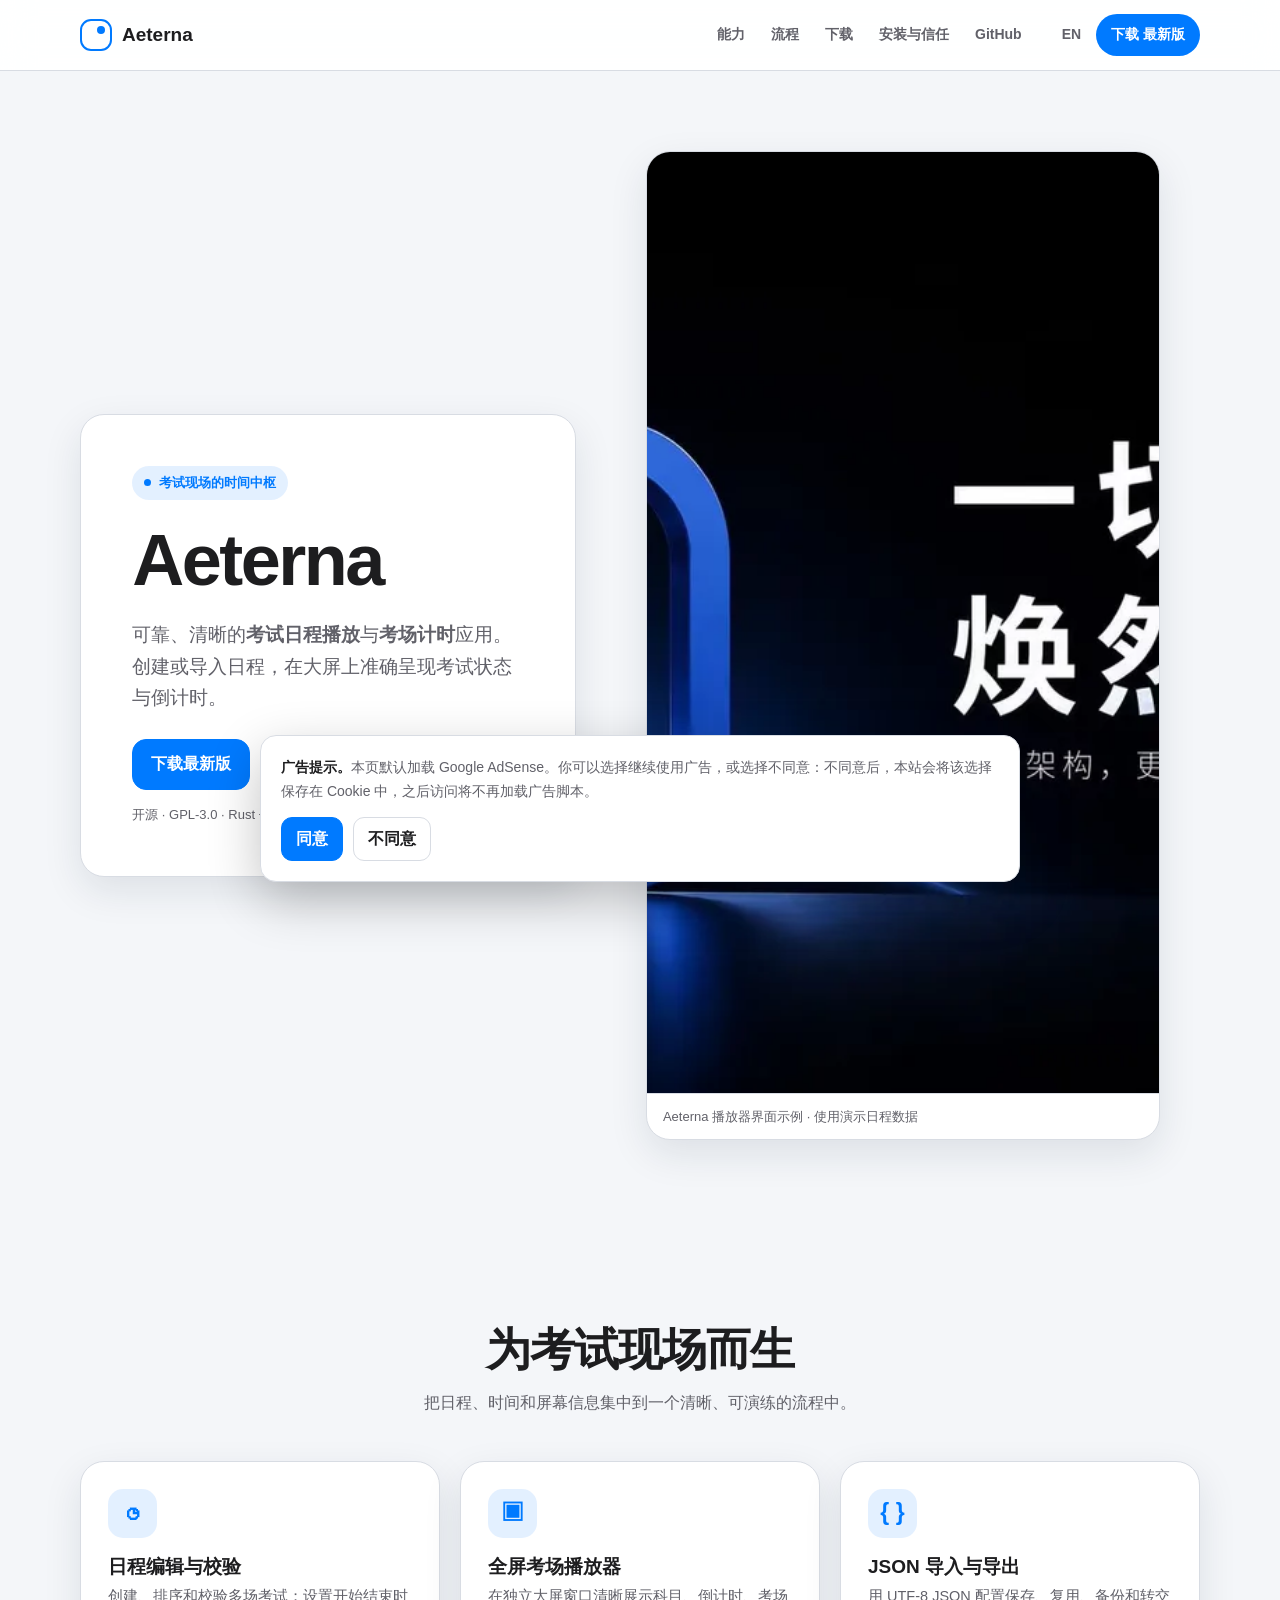
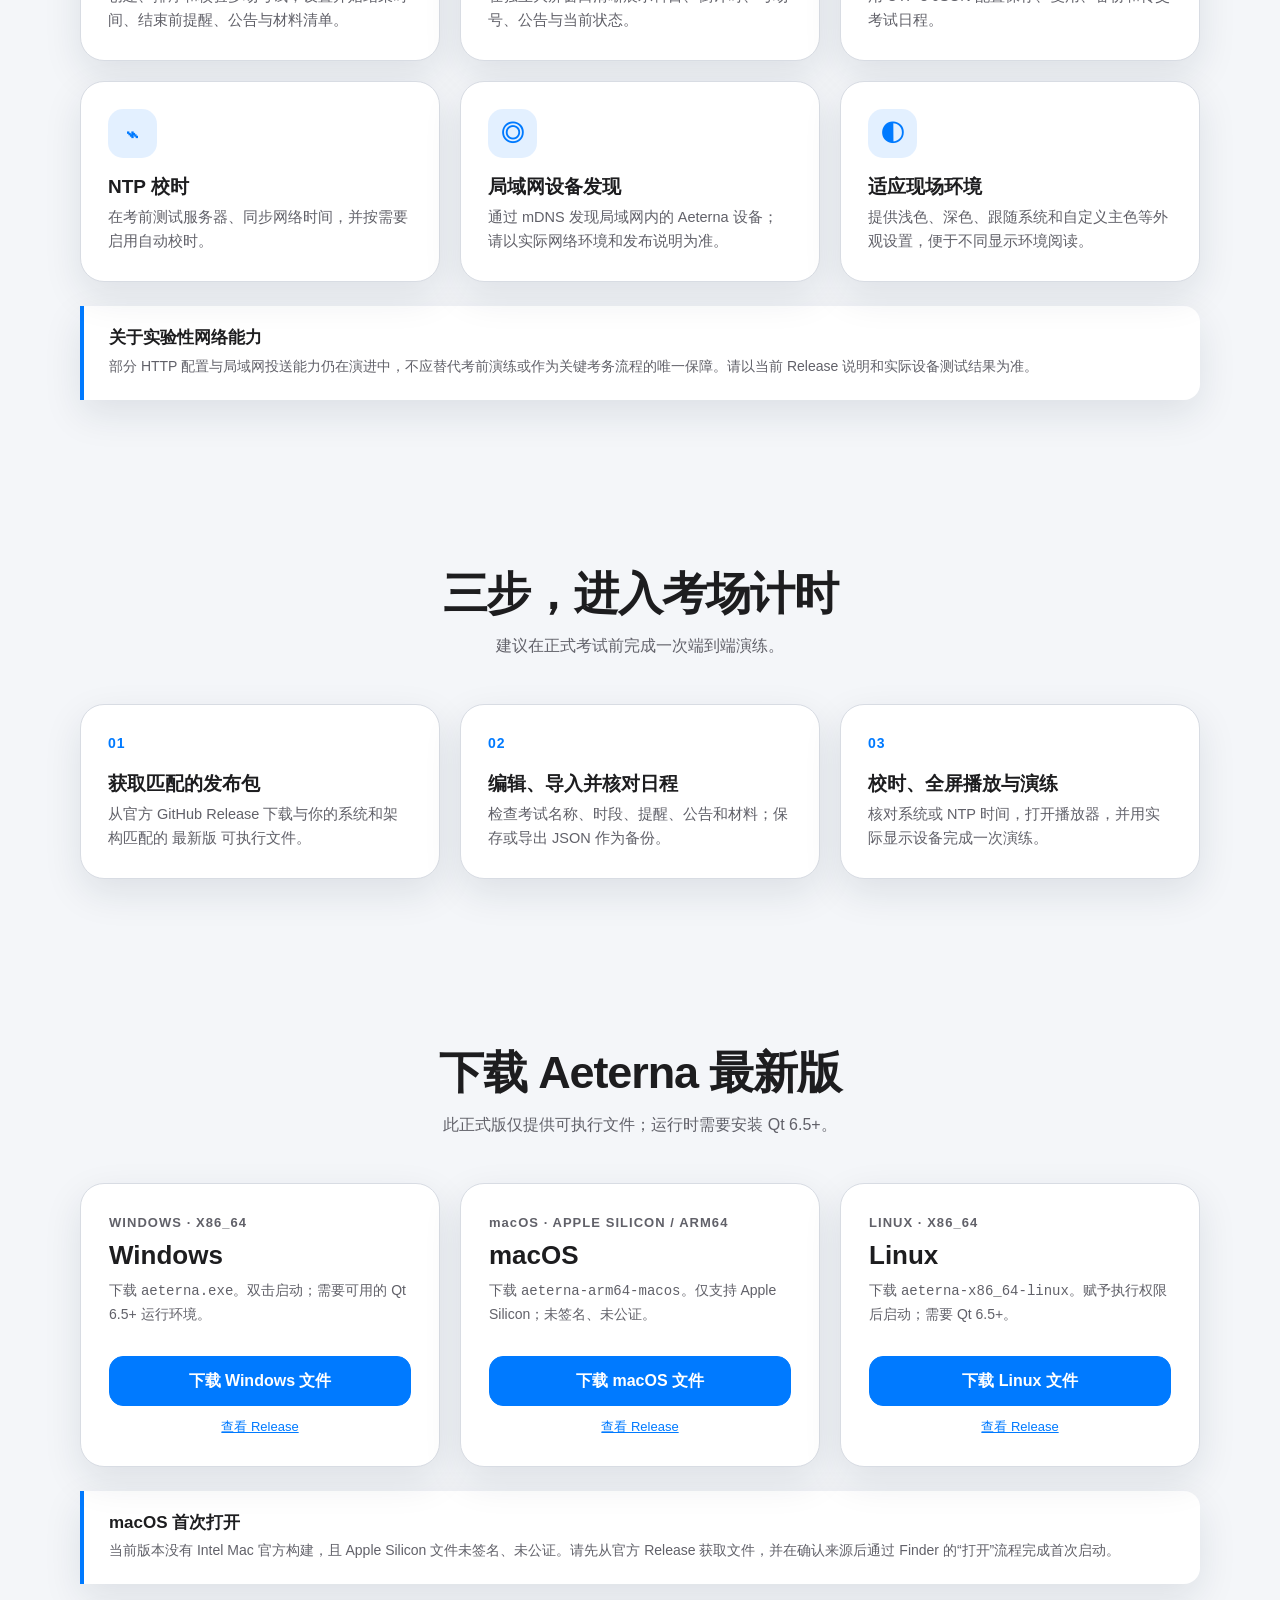
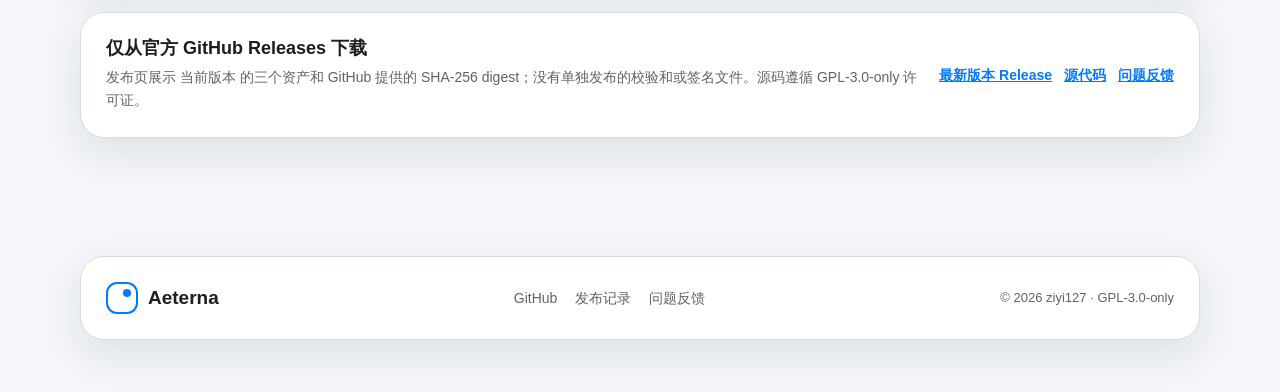
<file: index.html>
<!doctype html>
<html lang="zh-CN">
<head>
  <meta charset="UTF-8">
  <meta name="viewport" content="width=device-width, initial-scale=1.0">
  <meta name="theme-color" content="#007aff">
  <title>Aeterna｜考试日程播放与考场计时</title>
  <meta name="release-api" content="https://api.github.com/repos/ziyi127/Aeterna/releases/latest">
  <link rel="release-data" href="assets/data/release.json">
  <meta name="description" content="Aeterna 是面向考试现场的日程播放与考场计时应用：编辑考试日程、全屏播放倒计时、导入导出 JSON，并在考前完成 NTP 校时。">
  <link rel="canonical" href="https://aeterna.dpdns.org/">
  <link rel="alternate" hreflang="zh-CN" href="https://aeterna.dpdns.org/">
  <link rel="alternate" hreflang="en" href="https://aeterna.dpdns.org/en/">
  <link rel="alternate" hreflang="x-default" href="https://aeterna.dpdns.org/">
  <meta property="og:type" content="website">
  <meta property="og:site_name" content="Aeterna">
  <meta property="og:title" content="Aeterna｜考试现场的时间中枢">
  <meta property="og:description" content="可靠、清晰的考试日程播放与考场计时应用。">
  <meta property="og:url" content="https://aeterna.dpdns.org/">
  <meta property="og:locale" content="zh_CN">
  <meta name="twitter:card" content="summary">
  <meta name="twitter:title" content="Aeterna｜考试日程播放与考场计时">
  <meta name="twitter:description" content="面向考试现场的日程播放与考场计时应用。">
  <link rel="icon" href="data:image/svg+xml,%3Csvg xmlns='http://www.w3.org/2000/svg' viewBox='0 0 32 32'%3E%3Crect x='5' y='5' width='22' height='22' rx='7' fill='none' stroke='%23007aff' stroke-width='2.5'/%3E%3Ccircle cx='21' cy='21' r='4' fill='%23007aff'/%3E%3C/svg%3E">
  <link rel="stylesheet" href="assets/css/styles.css">
  <script src="assets/js/main.js" defer></script>
  <script>
    (function () {
      if (!/(?:^|;\s*)aeterna_ad_preference=declined(?:;|$)/.test(document.cookie)) {
        document.write('<script async src="https://pagead2.googlesyndication.com/pagead/js/adsbygoogle.js?client=ca-pub-8719096658134755" crossorigin="anonymous"><\/script>');
      }
    })();
  </script>
  <script type="application/ld+json">
  {"@context":"https://schema.org","@type":"SoftwareApplication","name":"Aeterna","applicationCategory":"EducationalApplication","operatingSystem":"Windows, Linux, macOS (Apple Silicon)","license":"https://www.gnu.org/licenses/gpl-3.0.html","url":"https://aeterna.dpdns.org/","downloadUrl":"https://github.com/ziyi127/Aeterna/releases","codeRepository":"https://github.com/ziyi127/Aeterna"}
  </script>
</head>
<body>
  <a class="skip-link" href="#main-content">跳至主内容</a>
  <header class="nav" id="site-nav">
    <div class="wrap nav-inner">
      <a class="brand" href="#top" aria-label="Aeterna 首页"><span class="brand-mark" aria-hidden="true"></span><span>Aeterna</span></a>
      <nav class="nav-links" id="primary-navigation" aria-label="主导航">
        <a href="#features">能力</a><a href="#workflow">流程</a><a href="#download">下载</a><a href="#trust">安装与信任</a><a href="https://github.com/ziyi127/Aeterna">GitHub</a>
      </nav>
      <div class="nav-actions">
        <a class="lang-link" href="en/" lang="en" hreflang="en">EN</a>
        <a class="nav-cta" href="#download">下载 <span data-release-version>最新版</span></a>
        <button class="nav-toggle" id="nav-toggle" type="button" aria-label="打开导航菜单" aria-controls="primary-navigation" aria-expanded="false"><span aria-hidden="true"></span></button>
      </div>
    </div>
  </header>

  <main id="main-content">
    <section class="hero" id="top">
      <div class="wrap hero-grid">
        <div class="glass hero-copy reveal">
          <p class="eyebrow">考试现场的时间中枢</p>
          <h1>Aeterna</h1>
          <p class="hero-sub">可靠、清晰的<strong>考试日程播放</strong>与<strong>考场计时</strong>应用。创建或导入日程，在大屏上准确呈现考试状态与倒计时。</p>
          <div class="cta-row"><a class="btn btn-primary" href="#download">下载 <span data-release-version>最新版</span></a><a class="btn btn-ghost" href="https://github.com/ziyi127/Aeterna/releases">查看发布说明</a></div>
          <p class="hero-note">开源 · GPL-3.0 · Rust + Qt 6 · 无需账户即可使用</p>
        </div>
        <figure class="glass product-shot reveal">
          <picture><source srcset="assets/images/aeterna-interface.webp" type="image/webp"><img src="assets/images/aeterna-interface.jpeg" width="1672" height="941" alt="Aeterna 深色界面示例，展示考试日程、倒计时和考场信息" fetchpriority="high" decoding="async"></picture>
          <figcaption class="shot-caption">Aeterna 播放器界面示例 · 使用演示日程数据</figcaption>
        </figure>
      </div>
    </section>

    <section id="features">
      <div class="wrap"><div class="sec-head reveal"><h2>为考试现场而生</h2><p>把日程、时间和屏幕信息集中到一个清晰、可演练的流程中。</p></div>
        <div class="card-grid">
          <article class="glass feature reveal"><div class="icon" aria-hidden="true">◷</div><h3>日程编辑与校验</h3><p>创建、排序和校验多场考试；设置开始结束时间、结束前提醒、公告与材料清单。</p></article>
          <article class="glass feature reveal"><div class="icon" aria-hidden="true">▣</div><h3>全屏考场播放器</h3><p>在独立大屏窗口清晰展示科目、倒计时、考场号、公告与当前状态。</p></article>
          <article class="glass feature reveal"><div class="icon" aria-hidden="true">{ }</div><h3>JSON 导入与导出</h3><p>用 UTF-8 JSON 配置保存、复用、备份和转交考试日程。</p></article>
          <article class="glass feature reveal"><div class="icon" aria-hidden="true">⌁</div><h3>NTP 校时</h3><p>在考前测试服务器、同步网络时间，并按需要启用自动校时。</p></article>
          <article class="glass feature reveal"><div class="icon" aria-hidden="true">◎</div><h3>局域网设备发现</h3><p>通过 mDNS 发现局域网内的 Aeterna 设备；请以实际网络环境和发布说明为准。</p></article>
          <article class="glass feature reveal"><div class="icon" aria-hidden="true">◐</div><h3>适应现场环境</h3><p>提供浅色、深色、跟随系统和自定义主色等外观设置，便于不同显示环境阅读。</p></article>
        </div>
        <aside class="notice reveal"><h3>关于实验性网络能力</h3><p>部分 HTTP 配置与局域网投送能力仍在演进中，不应替代考前演练或作为关键考务流程的唯一保障。请以当前 Release 说明和实际设备测试结果为准。</p></aside>
      </div>
    </section>

    <section id="workflow"><div class="wrap"><div class="sec-head reveal"><h2>三步，进入考场计时</h2><p>建议在正式考试前完成一次端到端演练。</p></div>
      <div class="card-grid">
        <article class="glass step reveal"><div class="step-num">01</div><h3>获取匹配的发布包</h3><p>从官方 GitHub Release 下载与你的系统和架构匹配的 <span data-release-version>最新版</span> 可执行文件。</p></article>
        <article class="glass step reveal"><div class="step-num">02</div><h3>编辑、导入并核对日程</h3><p>检查考试名称、时段、提醒、公告和材料；保存或导出 JSON 作为备份。</p></article>
        <article class="glass step reveal"><div class="step-num">03</div><h3>校时、全屏播放与演练</h3><p>核对系统或 NTP 时间，打开播放器，并用实际显示设备完成一次演练。</p></article>
      </div>
    </div></section>

    <section id="download"><div class="wrap"><div class="sec-head reveal"><h2>下载 Aeterna <span data-release-version>最新版</span></h2><p>此正式版仅提供可执行文件；运行时需要安装 Qt 6.5+。</p></div>
      <div class="download-grid">
        <article class="glass download-card reveal"><p class="platform">WINDOWS · X86_64</p><h3>Windows</h3><p class="meta">下载 <code>aeterna.exe</code>。双击启动；需要可用的 Qt 6.5+ 运行环境。</p><a class="btn btn-primary" data-release-asset="windows" href="https://github.com/ziyi127/Aeterna/releases">下载 Windows 文件</a><a class="secondary-link" href="https://github.com/ziyi127/Aeterna/releases">查看 Release</a></article>
        <article class="glass download-card reveal"><p class="platform">macOS · APPLE SILICON / ARM64</p><h3>macOS</h3><p class="meta">下载 <code>aeterna-arm64-macos</code>。仅支持 Apple Silicon；未签名、未公证。</p><a class="btn btn-primary" data-release-asset="macos" href="https://github.com/ziyi127/Aeterna/releases">下载 macOS 文件</a><a class="secondary-link" href="https://github.com/ziyi127/Aeterna/releases">查看 Release</a></article>
        <article class="glass download-card reveal"><p class="platform">LINUX · X86_64</p><h3>Linux</h3><p class="meta">下载 <code>aeterna-x86_64-linux</code>。赋予执行权限后启动；需要 Qt 6.5+。</p><a class="btn btn-primary" data-release-asset="linux" href="https://github.com/ziyi127/Aeterna/releases">下载 Linux 文件</a><a class="secondary-link" href="https://github.com/ziyi127/Aeterna/releases">查看 Release</a></article>
      </div>
      <aside class="notice reveal"><h3>macOS 首次打开</h3><p><span data-release-version>当前版本</span>没有 Intel Mac 官方构建，且 Apple Silicon 文件未签名、未公证。请先从官方 Release 获取文件，并在确认来源后通过 Finder 的“打开”流程完成首次启动。</p></aside>
      <div class="glass trust reveal" id="trust"><div><h3>仅从官方 GitHub Releases 下载</h3><p>发布页展示 <span data-release-version>当前版本</span> 的三个资产和 GitHub 提供的 SHA-256 digest；没有单独发布的校验和或签名文件。源码遵循 GPL-3.0-only 许可证。</p></div><div class="trust-links"><a class="text-link" href="https://github.com/ziyi127/Aeterna/releases"><span data-release-version>最新版本</span> Release</a><a class="text-link" href="https://github.com/ziyi127/Aeterna">源代码</a><a class="text-link" href="https://github.com/ziyi127/Aeterna/issues">问题反馈</a></div></div>
    </div></section>

  </main>

  <footer class="footer"><div class="wrap"><div class="glass footer-bar"><a class="brand" href="#top"><span class="brand-mark" aria-hidden="true"></span><span>Aeterna</span></a><div class="footer-links"><a href="https://github.com/ziyi127/Aeterna">GitHub</a><a href="https://github.com/ziyi127/Aeterna/releases">发布记录</a><a href="https://github.com/ziyi127/Aeterna/issues">问题反馈</a></div><span class="footer-copy">© 2026 ziyi127 · GPL-3.0-only</span></div></div></footer>

  <section class="consent-banner" id="consent-banner" hidden aria-label="广告偏好"><p><strong>广告提示。</strong>本页默认加载 Google AdSense。你可以选择继续使用广告，或选择不同意：不同意后，本站会将该选择保存在 Cookie 中，之后访问将不再加载广告脚本。</p><div class="consent-actions"><button class="accept" type="button" data-ad-preference="accepted">同意</button><button type="button" data-ad-preference="declined">不同意</button></div></section>
</body>
</html>
</file>
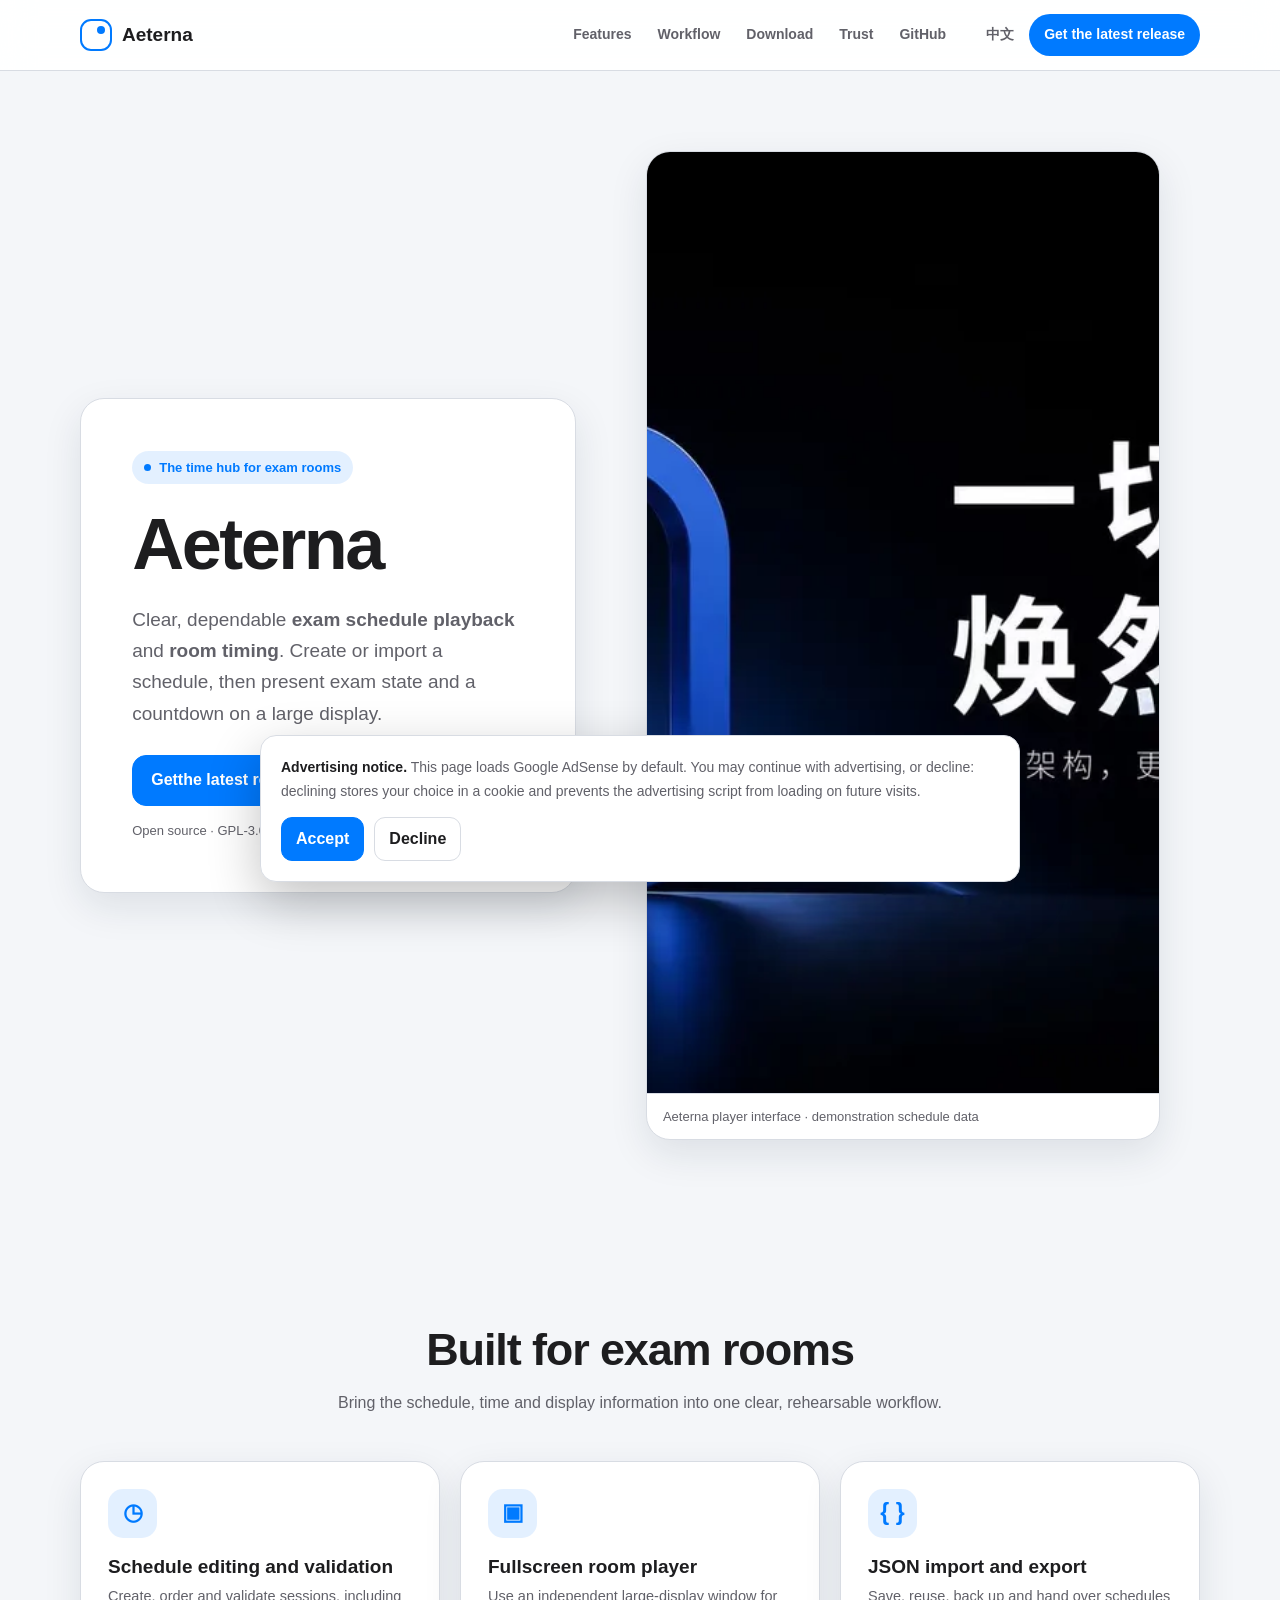
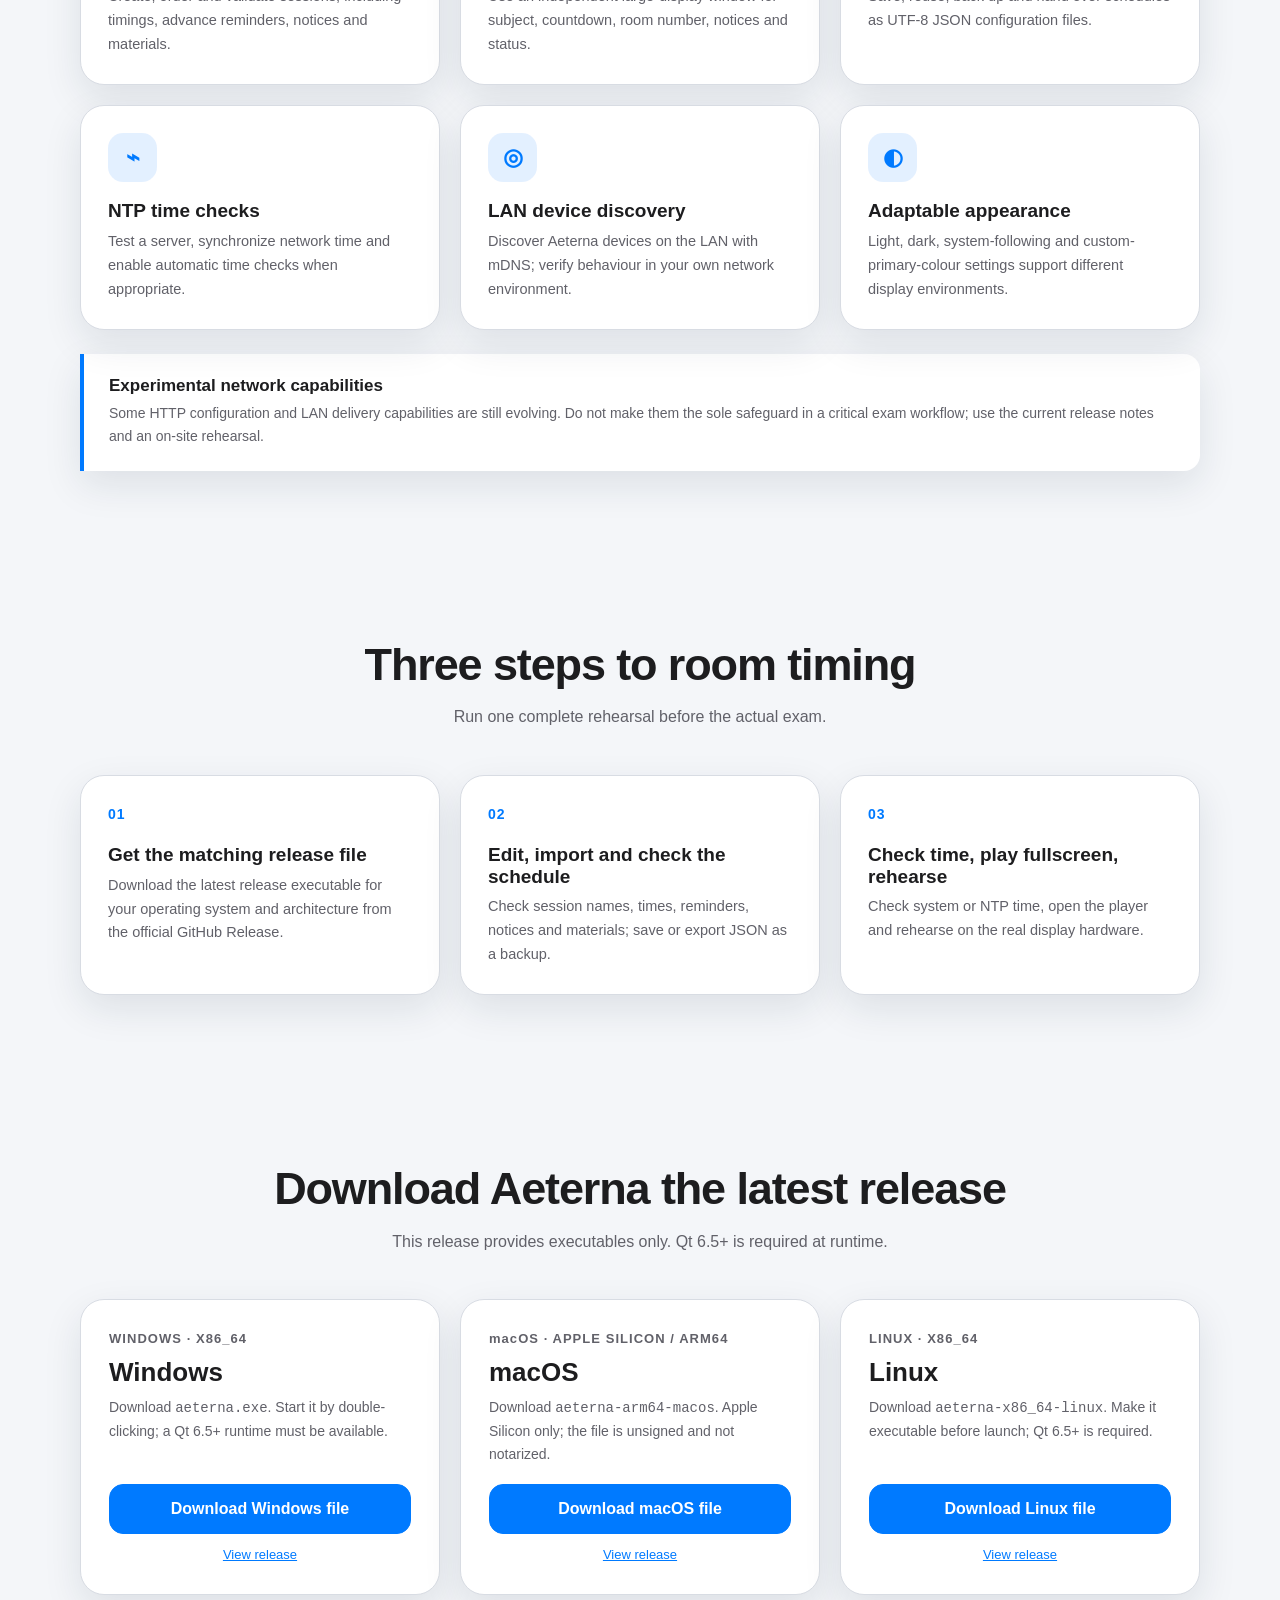
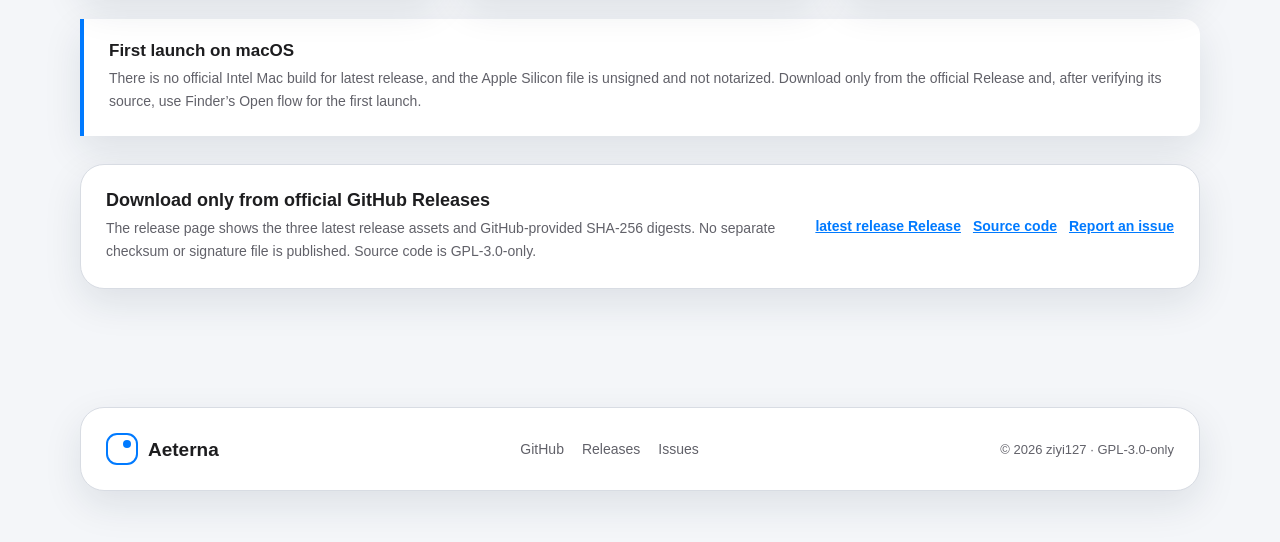
<file: en/index.html>
<!doctype html>
<html lang="en">
<head>
  <meta charset="UTF-8">
  <meta name="viewport" content="width=device-width, initial-scale=1.0">
  <meta name="theme-color" content="#007aff">
  <title>Aeterna | Exam schedule playback and timing</title>
  <meta name="release-api" content="https://api.github.com/repos/ziyi127/Aeterna/releases/latest">
  <link rel="release-data" href="../assets/data/release.json">
  <meta name="description" content="Aeterna is an exam schedule playback and room-timing application: edit schedules, present a fullscreen countdown, exchange JSON files, and check time with NTP before an exam.">
  <link rel="canonical" href="https://aeterna.dpdns.org/en/">
  <link rel="alternate" hreflang="zh-CN" href="https://aeterna.dpdns.org/">
  <link rel="alternate" hreflang="en" href="https://aeterna.dpdns.org/en/">
  <link rel="alternate" hreflang="x-default" href="https://aeterna.dpdns.org/">
  <meta property="og:type" content="website"><meta property="og:site_name" content="Aeterna"><meta property="og:title" content="Aeterna | The time hub for exam rooms"><meta property="og:description" content="Clear exam schedule playback and room timing."><meta property="og:url" content="https://aeterna.dpdns.org/en/"><meta property="og:locale" content="en_US">
  <meta name="twitter:card" content="summary"><meta name="twitter:title" content="Aeterna | Exam schedule playback and timing"><meta name="twitter:description" content="Clear exam schedule playback and room timing.">
  <link rel="icon" href="data:image/svg+xml,%3Csvg xmlns='http://www.w3.org/2000/svg' viewBox='0 0 32 32'%3E%3Crect x='5' y='5' width='22' height='22' rx='7' fill='none' stroke='%23007aff' stroke-width='2.5'/%3E%3Ccircle cx='21' cy='21' r='4' fill='%23007aff'/%3E%3C/svg%3E">
  <link rel="stylesheet" href="../assets/css/styles.css">
  <script src="../assets/js/main.js" defer></script>
  <script>
    (function () {
      if (!/(?:^|;\s*)aeterna_ad_preference=declined(?:;|$)/.test(document.cookie)) {
        document.write('<script async src="https://pagead2.googlesyndication.com/pagead/js/adsbygoogle.js?client=ca-pub-8719096658134755" crossorigin="anonymous"><\/script>');
      }
    })();
  </script>
  <script type="application/ld+json">{"@context":"https://schema.org","@type":"SoftwareApplication","name":"Aeterna","applicationCategory":"EducationalApplication","operatingSystem":"Windows, Linux, macOS (Apple Silicon)","license":"https://www.gnu.org/licenses/gpl-3.0.html","url":"https://aeterna.dpdns.org/en/","downloadUrl":"https://github.com/ziyi127/Aeterna/releases","codeRepository":"https://github.com/ziyi127/Aeterna"}</script>
</head>
<body>
  <a class="skip-link" href="#main-content">Skip to main content</a>
  <header class="nav" id="site-nav"><div class="wrap nav-inner"><a class="brand" href="#top" aria-label="Aeterna home"><span class="brand-mark" aria-hidden="true"></span><span>Aeterna</span></a><nav class="nav-links" id="primary-navigation" aria-label="Primary navigation"><a href="#features">Features</a><a href="#workflow">Workflow</a><a href="#download">Download</a><a href="#trust">Trust</a><a href="https://github.com/ziyi127/Aeterna">GitHub</a></nav><div class="nav-actions"><a class="lang-link" href="../" lang="zh-CN" hreflang="zh-CN">中文</a><a class="nav-cta" href="#download">Get <span data-release-version>the latest release</span></a><button class="nav-toggle" id="nav-toggle" type="button" aria-label="Open navigation menu" aria-controls="primary-navigation" aria-expanded="false"><span aria-hidden="true"></span></button></div></div></header>
  <main id="main-content">
    <section class="hero" id="top"><div class="wrap hero-grid"><div class="glass hero-copy reveal"><p class="eyebrow">The time hub for exam rooms</p><h1>Aeterna</h1><p class="hero-sub">Clear, dependable <strong>exam schedule playback</strong> and <strong>room timing</strong>. Create or import a schedule, then present exam state and a countdown on a large display.</p><div class="cta-row"><a class="btn btn-primary" href="#download">Get <span data-release-version>the latest release</span></a><a class="btn btn-ghost" href="https://github.com/ziyi127/Aeterna/releases">Release notes</a></div><p class="hero-note">Open source · GPL-3.0 · Rust + Qt 6 · no account required</p></div><figure class="glass product-shot reveal"><picture><source srcset="../assets/images/aeterna-interface.webp" type="image/webp"><img src="../assets/images/aeterna-interface.jpeg" width="1672" height="941" alt="Aeterna dark interface example with an exam schedule, countdown and room details" fetchpriority="high" decoding="async"></picture><figcaption class="shot-caption">Aeterna player interface · demonstration schedule data</figcaption></figure></div></section>
    <section id="features"><div class="wrap"><div class="sec-head reveal"><h2>Built for exam rooms</h2><p>Bring the schedule, time and display information into one clear, rehearsable workflow.</p></div><div class="card-grid"><article class="glass feature reveal"><div class="icon" aria-hidden="true">◷</div><h3>Schedule editing and validation</h3><p>Create, order and validate sessions, including timings, advance reminders, notices and materials.</p></article><article class="glass feature reveal"><div class="icon" aria-hidden="true">▣</div><h3>Fullscreen room player</h3><p>Use an independent large-display window for subject, countdown, room number, notices and status.</p></article><article class="glass feature reveal"><div class="icon" aria-hidden="true">{ }</div><h3>JSON import and export</h3><p>Save, reuse, back up and hand over schedules as UTF-8 JSON configuration files.</p></article><article class="glass feature reveal"><div class="icon" aria-hidden="true">⌁</div><h3>NTP time checks</h3><p>Test a server, synchronize network time and enable automatic time checks when appropriate.</p></article><article class="glass feature reveal"><div class="icon" aria-hidden="true">◎</div><h3>LAN device discovery</h3><p>Discover Aeterna devices on the LAN with mDNS; verify behaviour in your own network environment.</p></article><article class="glass feature reveal"><div class="icon" aria-hidden="true">◐</div><h3>Adaptable appearance</h3><p>Light, dark, system-following and custom-primary-colour settings support different display environments.</p></article></div><aside class="notice reveal"><h3>Experimental network capabilities</h3><p>Some HTTP configuration and LAN delivery capabilities are still evolving. Do not make them the sole safeguard in a critical exam workflow; use the current release notes and an on-site rehearsal.</p></aside></div></section>
    <section id="workflow"><div class="wrap"><div class="sec-head reveal"><h2>Three steps to room timing</h2><p>Run one complete rehearsal before the actual exam.</p></div><div class="card-grid"><article class="glass step reveal"><div class="step-num">01</div><h3>Get the matching release file</h3><p>Download the latest release executable for your operating system and architecture from the official GitHub Release.</p></article><article class="glass step reveal"><div class="step-num">02</div><h3>Edit, import and check the schedule</h3><p>Check session names, times, reminders, notices and materials; save or export JSON as a backup.</p></article><article class="glass step reveal"><div class="step-num">03</div><h3>Check time, play fullscreen, rehearse</h3><p>Check system or NTP time, open the player and rehearse on the real display hardware.</p></article></div></div></section>
    <section id="download"><div class="wrap"><div class="sec-head reveal"><h2>Download Aeterna <span data-release-version>the latest release</span></h2><p>This release provides executables only. Qt 6.5+ is required at runtime.</p></div><div class="download-grid"><article class="glass download-card reveal"><p class="platform">WINDOWS · X86_64</p><h3>Windows</h3><p class="meta">Download <code>aeterna.exe</code>. Start it by double-clicking; a Qt 6.5+ runtime must be available.</p><a class="btn btn-primary" data-release-asset="windows" href="https://github.com/ziyi127/Aeterna/releases">Download Windows file</a><a class="secondary-link" href="https://github.com/ziyi127/Aeterna/releases">View release</a></article><article class="glass download-card reveal"><p class="platform">macOS · APPLE SILICON / ARM64</p><h3>macOS</h3><p class="meta">Download <code>aeterna-arm64-macos</code>. Apple Silicon only; the file is unsigned and not notarized.</p><a class="btn btn-primary" data-release-asset="macos" href="https://github.com/ziyi127/Aeterna/releases">Download macOS file</a><a class="secondary-link" href="https://github.com/ziyi127/Aeterna/releases">View release</a></article><article class="glass download-card reveal"><p class="platform">LINUX · X86_64</p><h3>Linux</h3><p class="meta">Download <code>aeterna-x86_64-linux</code>. Make it executable before launch; Qt 6.5+ is required.</p><a class="btn btn-primary" data-release-asset="linux" href="https://github.com/ziyi127/Aeterna/releases">Download Linux file</a><a class="secondary-link" href="https://github.com/ziyi127/Aeterna/releases">View release</a></article></div><aside class="notice reveal"><h3>First launch on macOS</h3><p>There is no official Intel Mac build for latest release, and the Apple Silicon file is unsigned and not notarized. Download only from the official Release and, after verifying its source, use Finder’s Open flow for the first launch.</p></aside><div class="glass trust reveal" id="trust"><div><h3>Download only from official GitHub Releases</h3><p>The release page shows the three latest release assets and GitHub-provided SHA-256 digests. No separate checksum or signature file is published. Source code is GPL-3.0-only.</p></div><div class="trust-links"><a class="text-link" href="https://github.com/ziyi127/Aeterna/releases">latest release Release</a><a class="text-link" href="https://github.com/ziyi127/Aeterna">Source code</a><a class="text-link" href="https://github.com/ziyi127/Aeterna/issues">Report an issue</a></div></div></div></section>
  </main>
  <footer class="footer"><div class="wrap"><div class="glass footer-bar"><a class="brand" href="#top"><span class="brand-mark" aria-hidden="true"></span><span>Aeterna</span></a><div class="footer-links"><a href="https://github.com/ziyi127/Aeterna">GitHub</a><a href="https://github.com/ziyi127/Aeterna/releases">Releases</a><a href="https://github.com/ziyi127/Aeterna/issues">Issues</a></div><span class="footer-copy">© 2026 ziyi127 · GPL-3.0-only</span></div></div></footer>
  <section class="consent-banner" id="consent-banner" hidden aria-label="Advertising preference"><p><strong>Advertising notice.</strong> This page loads Google AdSense by default. You may continue with advertising, or decline: declining stores your choice in a cookie and prevents the advertising script from loading on future visits.</p><div class="consent-actions"><button class="accept" type="button" data-ad-preference="accepted">Accept</button><button type="button" data-ad-preference="declined">Decline</button></div></section>
</body></html>
</file>
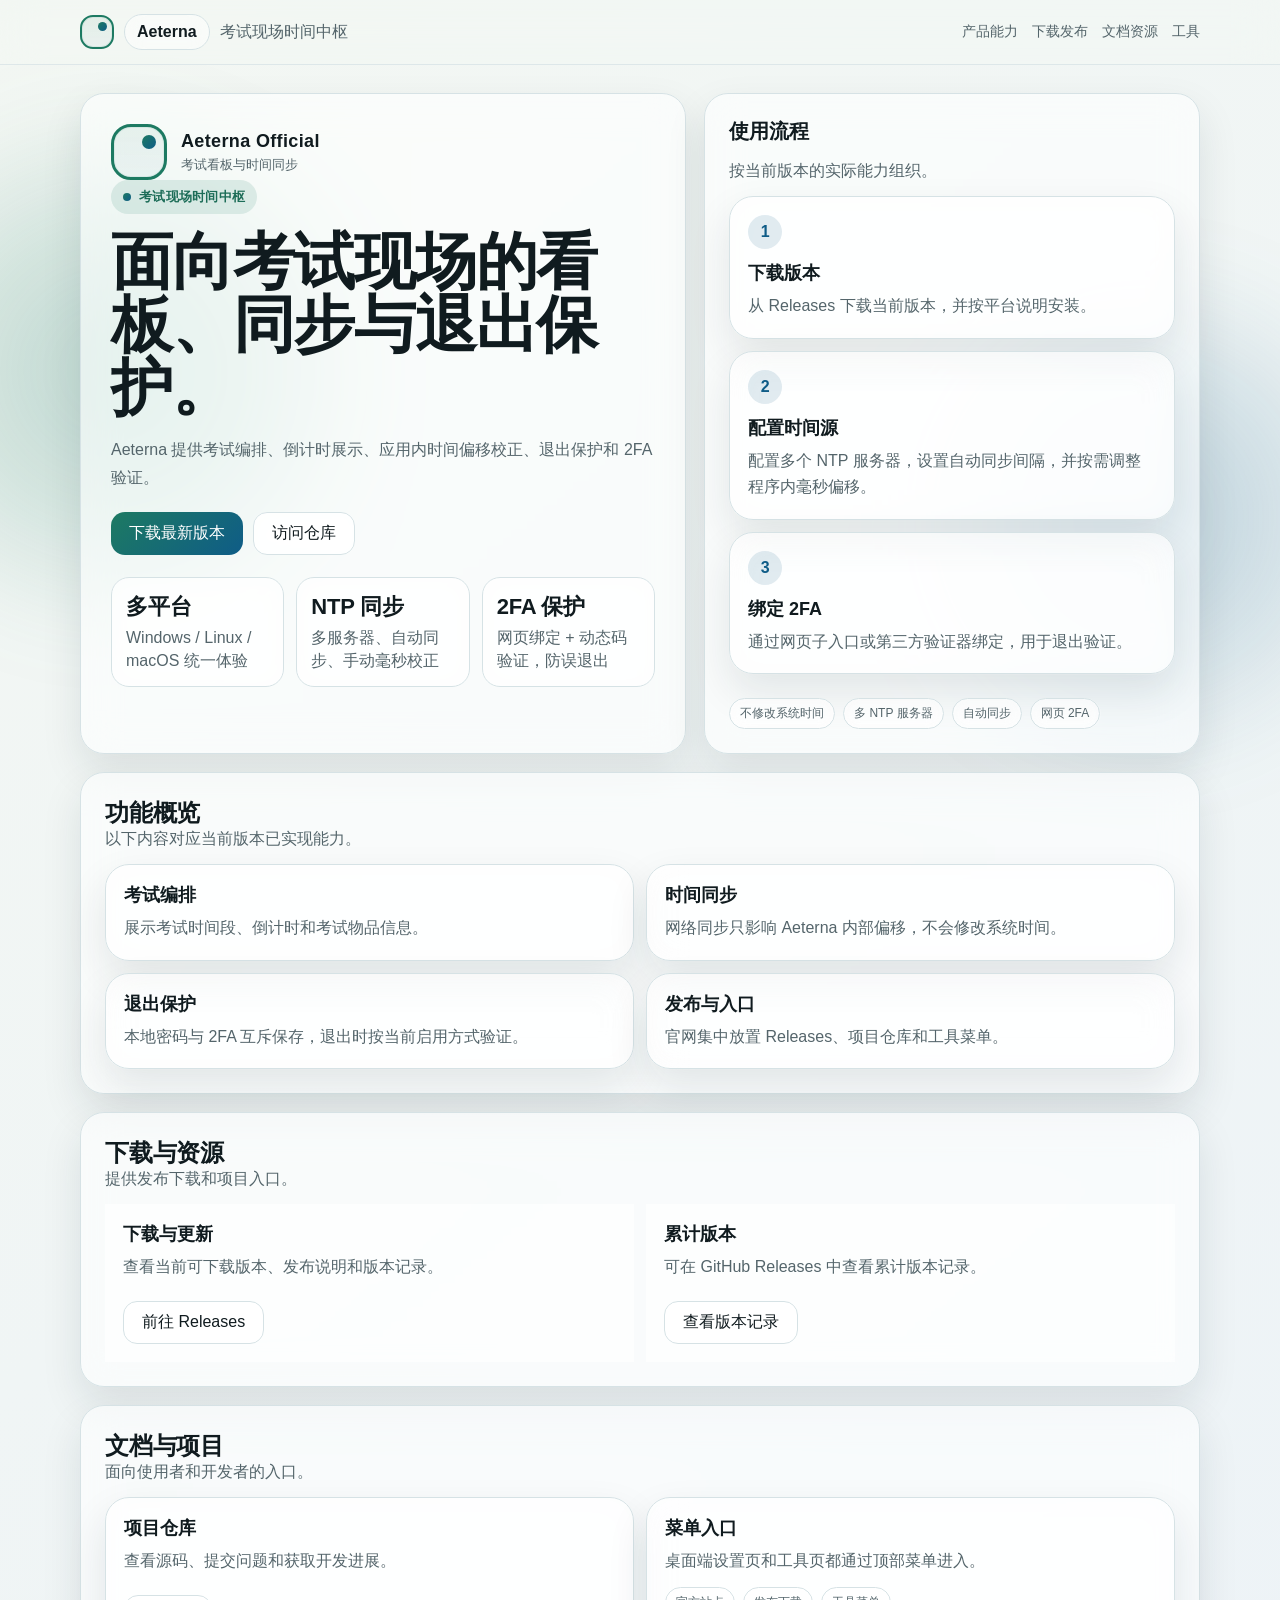
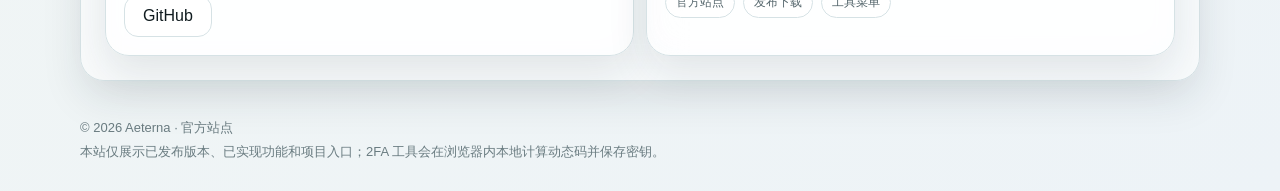
<file: pages/index.html>
<!doctype html>
<html lang="zh-CN">
  <head>
    <meta charset="UTF-8" />
    <meta name="viewport" content="width=device-width, initial-scale=1.0" />
    <title>Aeterna | 考试现场时间中枢</title>
    <style>
      :root {
        --bg: #f3f7f3;
        --bg-2: #edf3f7;
        --ink: #101b1f;
        --muted: #54656b;
        --line: #d6e2e5;
        --line-strong: #bfd1d7;
        --primary: #1d7a62;
        --accent: #0f5c87;
        --surface: rgba(255, 255, 255, 0.62);
        --surface-solid: rgba(255, 255, 255, 0.78);
        --shadow: 0 18px 40px rgba(18, 44, 53, 0.1);
      }
      * {
        box-sizing: border-box;
      }
      html {
        -webkit-text-size-adjust: 100%;
      }
      body {
        position: relative;
        margin: 0;
        font-family: "Noto Sans SC", "PingFang SC", "Microsoft YaHei", sans-serif;
        color: var(--ink);
        background:
          radial-gradient(1100px 620px at -12% -18%, #d5efe5 0%, transparent 58%),
          radial-gradient(1000px 560px at 112% -18%, #d9e5fb 0%, transparent 54%),
          linear-gradient(142deg, var(--bg), var(--bg-2));
      }
      body::before,
      body::after {
        content: '';
        position: fixed;
        z-index: -1;
        border-radius: 999px;
        pointer-events: none;
        filter: blur(50px);
      }
      body::before {
        width: min(36vw, 520px);
        height: min(36vw, 520px);
        left: -120px;
        top: 140px;
        background: radial-gradient(circle, rgba(29, 122, 98, 0.26), rgba(29, 122, 98, 0));
      }
      body::after {
        width: min(34vw, 500px);
        height: min(34vw, 500px);
        right: -80px;
        top: 300px;
        background: radial-gradient(circle, rgba(15, 92, 135, 0.24), rgba(15, 92, 135, 0));
      }
      .container {
        width: min(1120px, calc(100vw - clamp(20px, 4vw, 56px)));
        margin: 0 auto;
      }
      .topbar {
        position: sticky;
        top: 0;
        z-index: 10;
        backdrop-filter: blur(20px) saturate(140%);
        -webkit-backdrop-filter: blur(20px) saturate(140%);
        background: rgba(243, 247, 243, 0.5);
        border-bottom: 1px solid rgba(214, 226, 229, 0.72);
      }
      .topbar-inner {
        padding: 14px 0;
        display: flex;
        justify-content: space-between;
        align-items: center;
        flex-wrap: wrap;
        gap: 18px;
      }
      .brand-wrap {
        display: inline-flex;
        align-items: center;
        min-width: 0;
        gap: 10px;
      }
      .logo-mark {
        position: relative;
        width: 34px;
        height: 34px;
        border-radius: 13px;
        border: 2px solid var(--primary);
        background: linear-gradient(180deg, rgba(29, 122, 98, 0.08), rgba(15, 92, 135, 0.04));
        box-shadow: inset 0 0 0 1px rgba(29, 122, 98, 0.08);
        flex: 0 0 auto;
      }
      .logo-mark::after {
        content: '';
        position: absolute;
        width: 9px;
        height: 9px;
        border-radius: 50%;
        right: 5px;
        top: 5px;
        background: linear-gradient(135deg, var(--primary), var(--accent));
      }
      .logo-mark.large {
        width: 56px;
        height: 56px;
        border-width: 3px;
        border-radius: 20px;
      }
      .logo-mark.large::after {
        width: 14px;
        height: 14px;
        right: 8px;
        top: 8px;
      }
      .brand {
        display: inline-flex;
        align-items: center;
        gap: 8px;
        padding: 8px 12px;
        border-radius: 999px;
        border: 1px solid var(--line);
        background: rgba(255, 255, 255, 0.5);
        backdrop-filter: blur(10px);
        -webkit-backdrop-filter: blur(10px);
      }
      .dot {
        width: 12px;
        height: 12px;
        border-radius: 50%;
        background: linear-gradient(135deg, var(--primary), var(--accent));
      }
      .hero-wrap {
        padding: 28px 0 16px;
      }
      .hero-shell {
        display: grid;
        grid-template-columns: 1.1fr 0.9fr;
        gap: 18px;
        align-items: stretch;
      }
      .hero-main,
      .hero-side,
      .section-card,
      .feature-card,
      .step-card,
      .resource-card {
        border: 1px solid var(--line);
        border-radius: 24px;
        background: var(--surface);
        box-shadow: var(--shadow);
        backdrop-filter: blur(18px) saturate(135%);
        -webkit-backdrop-filter: blur(18px) saturate(135%);
      }
      .hero-main {
        padding: 30px;
      }
      .hero-brand {
        display: flex;
        align-items: center;
        gap: 14px;
      }
      .hero-brand-text {
        display: grid;
        gap: 4px;
      }
      .hero-brand-text strong {
        font-size: 18px;
        letter-spacing: 0.02em;
      }
      .hero-brand-text span {
        color: var(--muted);
        font-size: 13px;
      }
      .eyebrow {
        display: inline-flex;
        align-items: center;
        gap: 8px;
        padding: 8px 12px;
        border-radius: 999px;
        background: rgba(29, 122, 98, 0.12);
        color: #1d6d58;
        font-size: 13px;
        font-weight: 700;
        letter-spacing: 0.02em;
      }
      .eyebrow-dot {
        width: 8px;
        height: 8px;
        border-radius: 999px;
        background: linear-gradient(135deg, var(--primary), var(--accent));
      }
      h1 {
        margin: 16px 0 0;
        font-size: clamp(36px, 5vw, 62px);
        line-height: 1.02;
        letter-spacing: -0.02em;
      }
      .hero-copy {
        margin-top: 16px;
        color: var(--muted);
        line-height: 1.75;
        max-width: 62ch;
      }
      .cta-row {
        margin-top: 20px;
        display: flex;
        gap: 10px;
        flex-wrap: wrap;
      }
      .btn {
        text-decoration: none;
        display: inline-flex;
        align-items: center;
        justify-content: center;
        min-height: 42px;
        padding: 10px 18px;
        border-radius: 14px;
        border: 1px solid var(--line);
        color: var(--ink);
        background: var(--surface-solid);
        backdrop-filter: blur(8px);
        -webkit-backdrop-filter: blur(8px);
        transition: transform 180ms ease, box-shadow 180ms ease, border-color 180ms ease;
      }
      .btn:hover {
        transform: translateY(-1px);
        border-color: var(--line-strong);
        box-shadow: 0 10px 24px rgba(20, 45, 54, 0.12);
      }
      .btn.primary {
        border: none;
        color: #fff;
        background: linear-gradient(135deg, var(--primary), var(--accent));
      }
      .metric-grid {
        margin-top: 22px;
        display: grid;
        grid-template-columns: repeat(3, minmax(0, 1fr));
        gap: 12px;
      }
      .metric {
        padding: 14px;
        border: 1px solid var(--line);
        border-radius: 18px;
        background: rgba(255, 255, 255, 0.58);
        backdrop-filter: blur(14px);
        -webkit-backdrop-filter: blur(14px);
      }
      .metric strong {
        display: block;
        font-size: 22px;
        letter-spacing: -0.01em;
      }
      .metric span {
        display: block;
        margin-top: 4px;
        color: var(--muted);
        line-height: 1.45;
      }
      .hero-side {
        padding: 24px;
        display: grid;
        gap: 12px;
        align-content: start;
      }
      .side-title {
        margin: 0;
        font-size: 20px;
      }
      .side-copy {
        margin: 0;
        color: var(--muted);
        line-height: 1.7;
      }
      .entry-grid,
      .feature-grid,
      .step-grid,
      .resource-grid {
        display: grid;
        gap: 12px;
      }
      .entry-grid,
      .feature-grid,
      .resource-grid {
        grid-template-columns: repeat(2, minmax(0, 1fr));
      }
      .entry,
      .feature-card,
      .step-card,
      .resource-card {
        padding: 18px;
        background: rgba(255, 255, 255, 0.58);
      }
      .entry h3,
      .feature-card h3,
      .step-card h3,
      .resource-card h3 {
        margin: 0 0 8px;
        font-size: 18px;
      }
      .entry p,
      .feature-card p,
      .step-card p,
      .resource-card p {
        margin: 0;
        color: var(--muted);
        line-height: 1.66;
      }
      .section {
        margin-top: 18px;
      }
      .section-card {
        padding: 24px;
      }
      .section-head {
        display: flex;
        align-items: end;
        justify-content: space-between;
        gap: 12px;
        margin-bottom: 14px;
      }
      .section-head h2 {
        margin: 0;
        font-size: 24px;
        letter-spacing: -0.01em;
      }
      .section-head p {
        margin: 0;
        color: var(--muted);
      }
      .steps .step-card {
        position: relative;
        overflow: hidden;
      }
      .step-index {
        display: inline-flex;
        align-items: center;
        justify-content: center;
        width: 34px;
        height: 34px;
        border-radius: 999px;
        background: rgba(15, 92, 135, 0.12);
        color: #0f5c87;
        font-weight: 700;
        margin-bottom: 12px;
      }
      .pill-row {
        display: flex;
        gap: 8px;
        flex-wrap: wrap;
        margin-top: 12px;
      }
      .pill {
        padding: 6px 10px;
        border-radius: 999px;
        border: 1px solid var(--line);
        background: rgba(255, 255, 255, 0.55);
        backdrop-filter: blur(8px);
        -webkit-backdrop-filter: blur(8px);
        color: var(--muted);
        font-size: 12px;
      }
      nav {
        display: flex;
        gap: 14px;
        flex-wrap: wrap;
        align-items: center;
        justify-content: flex-end;
      }
      nav a {
        color: var(--muted);
        text-decoration: none;
        font-size: 14px;
      }
      nav a:hover {
        color: var(--ink);
      }
      details.menu {
        position: relative;
      }
      details.menu summary {
        list-style: none;
        cursor: pointer;
        color: var(--muted);
        font-size: 14px;
      }
      details.menu summary::-webkit-details-marker {
        display: none;
      }
      details.menu[open] summary {
        color: var(--ink);
      }
      .menu-panel {
        position: absolute;
        right: 0;
        top: calc(100% + 8px);
        min-width: 180px;
        padding: 8px;
        border: 1px solid var(--line);
        border-radius: 16px;
        background: rgba(255, 255, 255, 0.62);
        backdrop-filter: blur(18px) saturate(135%);
        -webkit-backdrop-filter: blur(18px) saturate(135%);
        box-shadow: var(--shadow);
      }
      .menu-panel a {
        display: flex;
        align-items: center;
        justify-content: space-between;
        padding: 10px 12px;
        border-radius: 12px;
        color: var(--ink);
      }
      .menu-panel a:hover {
        background: rgba(15, 92, 135, 0.08);
      }
      footer {
        color: #6a7c81;
        font-size: 13px;
        padding: 22px 0 30px;
      }
      @media (max-width: 1200px) {
        .hero-shell {
          grid-template-columns: 1fr;
        }
        .hero-main,
        .hero-side,
        .section-card {
          padding: 22px;
        }
      }
      @media (max-width: 920px) {
        .hero-shell,
        .entry-grid,
        .feature-grid,
        .step-grid,
        .resource-grid,
        .metric-grid {
          grid-template-columns: 1fr;
        }
        .topbar {
          position: static;
        }
        .section-head {
          align-items: start;
          flex-direction: column;
        }
      }
      @media (max-width: 760px) {
        .topbar-inner {
          gap: 10px;
          align-items: stretch;
        }
        .brand-wrap {
          width: 100%;
          justify-content: flex-start;
        }
        nav {
          width: 100%;
          justify-content: flex-start;
          gap: 10px;
        }
        details.menu {
          width: 100%;
        }
        details.menu summary {
          padding: 10px 12px;
          border: 1px solid var(--line);
          border-radius: 12px;
          background: rgba(255, 255, 255, 0.5);
        }
        .menu-panel {
          position: static;
          margin-top: 8px;
          min-width: 0;
          width: 100%;
        }
        h1 {
          font-size: clamp(30px, 10vw, 42px);
          line-height: 1.08;
        }
        .hero-main,
        .hero-side,
        .section-card,
        .entry,
        .feature-card,
        .step-card,
        .resource-card {
          padding: 16px;
        }
        .btn {
          width: 100%;
        }
      }
      @media (max-width: 480px) {
        .container {
          width: calc(100vw - 20px);
        }
        .logo-mark.large {
          width: 48px;
          height: 48px;
        }
        .hero-brand {
          gap: 10px;
        }
        .metric strong {
          font-size: 18px;
        }
      }
    </style>
  </head>
  <body>
    <header class="topbar">
      <div class="container topbar-inner">
        <div class="brand-wrap">
          <div class="logo-mark" aria-hidden="true"></div>
          <div class="brand">
            <strong>Aeterna</strong>
          </div>
          <span style="color: var(--muted)">考试现场时间中枢</span>
        </div>
        <nav>
          <a href="#features">产品能力</a>
          <a href="#downloads">下载发布</a>
          <a href="#resources">文档资源</a>
          <details class="menu">
            <summary>工具</summary>
            <div class="menu-panel">
              <a href="./tools/2fa/index.html">2FA 验证器 <span>→</span></a>
            </div>
          </details>
        </nav>
      </div>
    </header>

    <main class="container hero-wrap">
      <div class="hero-shell">
        <section class="hero-main">
          <div class="hero-brand">
            <div class="logo-mark large" aria-hidden="true"></div>
            <div class="hero-brand-text">
              <strong>Aeterna Official</strong>
              <span>考试看板与时间同步</span>
            </div>
          </div>
          <div class="eyebrow"><span class="eyebrow-dot"></span>考试现场时间中枢</div>
          <h1>面向考试现场的看板、同步与退出保护。</h1>
          <p class="hero-copy">
            Aeterna 提供考试编排、倒计时展示、应用内时间偏移校正、退出保护和 2FA 验证。
          </p>
          <div class="cta-row">
            <a class="btn primary" href="https://github.com/ziyi127/Aeterna/releases" target="_blank" rel="noreferrer">下载最新版本</a>
            <a class="btn" href="https://github.com/ziyi127/Aeterna" target="_blank" rel="noreferrer">访问仓库</a>
          </div>
          <div class="metric-grid">
            <div class="metric">
              <strong>多平台</strong>
              <span>Windows / Linux / macOS 统一体验</span>
            </div>
            <div class="metric">
              <strong>NTP 同步</strong>
              <span>多服务器、自动同步、手动毫秒校正</span>
            </div>
            <div class="metric">
              <strong>2FA 保护</strong>
              <span>网页绑定 + 动态码验证，防误退出</span>
            </div>
          </div>
        </section>

        <aside class="hero-side">
          <h2 class="side-title">使用流程</h2>
          <p class="side-copy">按当前版本的实际能力组织。</p>
          <div class="step-grid steps">
            <article class="step-card">
              <div class="step-index">1</div>
              <h3>下载版本</h3>
              <p>从 Releases 下载当前版本，并按平台说明安装。</p>
            </article>
            <article class="step-card">
              <div class="step-index">2</div>
              <h3>配置时间源</h3>
              <p>配置多个 NTP 服务器，设置自动同步间隔，并按需调整程序内毫秒偏移。</p>
            </article>
            <article class="step-card">
              <div class="step-index">3</div>
              <h3>绑定 2FA</h3>
              <p>通过网页子入口或第三方验证器绑定，用于退出验证。</p>
            </article>
          </div>
          <div class="pill-row">
            <span class="pill">不修改系统时间</span>
            <span class="pill">多 NTP 服务器</span>
            <span class="pill">自动同步</span>
            <span class="pill">网页 2FA</span>
          </div>
        </aside>
      </div>

      <section class="section section-card" id="features">
        <div class="section-head">
          <div>
            <h2>功能概览</h2>
            <p>以下内容对应当前版本已实现能力。</p>
          </div>
        </div>
        <div class="feature-grid">
          <article class="feature-card">
            <h3>考试编排</h3>
            <p>展示考试时间段、倒计时和考试物品信息。</p>
          </article>
          <article class="feature-card">
            <h3>时间同步</h3>
            <p>网络同步只影响 Aeterna 内部偏移，不会修改系统时间。</p>
          </article>
          <article class="feature-card">
            <h3>退出保护</h3>
            <p>本地密码与 2FA 互斥保存，退出时按当前启用方式验证。</p>
          </article>
          <article class="feature-card">
            <h3>发布与入口</h3>
            <p>官网集中放置 Releases、项目仓库和工具菜单。</p>
          </article>
        </div>
      </section>

      <section class="section section-card" id="downloads">
        <div class="section-head">
          <div>
            <h2>下载与资源</h2>
            <p>提供发布下载和项目入口。</p>
          </div>
        </div>
        <div class="entry-grid">
          <article class="entry">
            <h3>下载与更新</h3>
            <p>查看当前可下载版本、发布说明和版本记录。</p>
            <div class="cta-row">
              <a class="btn" href="https://github.com/ziyi127/Aeterna/releases" target="_blank" rel="noreferrer">前往 Releases</a>
            </div>
          </article>
          <article class="entry">
            <h3>累计版本</h3>
            <p id="release-count">正在读取 GitHub Releases 记录。</p>
            <div class="cta-row">
              <a class="btn" href="https://github.com/ziyi127/Aeterna/releases" target="_blank" rel="noreferrer">查看版本记录</a>
            </div>
          </article>
        </div>
      </section>

      <section class="section section-card" id="resources">
        <div class="section-head">
          <div>
            <h2>文档与项目</h2>
            <p>面向使用者和开发者的入口。</p>
          </div>
        </div>
        <div class="resource-grid">
          <article class="resource-card">
            <h3>项目仓库</h3>
            <p>查看源码、提交问题和获取开发进展。</p>
            <div class="cta-row">
              <a class="btn" href="https://github.com/ziyi127/Aeterna" target="_blank" rel="noreferrer">GitHub</a>
            </div>
          </article>
          <article class="resource-card">
            <h3>菜单入口</h3>
            <p>桌面端设置页和工具页都通过顶部菜单进入。</p>
            <div class="pill-row">
              <span class="pill">官方站点</span>
              <span class="pill">发布下载</span>
              <span class="pill">工具菜单</span>
            </div>
          </article>
        </div>
      </section>
    </main>

    <footer class="container">
      <div>© 2026 Aeterna · 官方站点</div>
      <div style="margin-top: 6px">本站仅展示已发布版本、已实现功能和项目入口；2FA 工具会在浏览器内本地计算动态码并保存密钥。</div>
    </footer>

    <script>
      // Desktop app may open the site with ?entry=2fa&secret=...; redirect into validator sub-entry.
      const url = new URL(window.location.href);
      const entry = (url.searchParams.get('entry') || '').trim().toLowerCase();
      if (entry === '2fa') {
        const target = new URL('./tools/2fa/index.html', window.location.href);
        for (const [k, v] of url.searchParams.entries()) {
          if (k !== 'entry') {
            target.searchParams.set(k, v);
          }
        }
        window.location.replace(target.toString());
      }

      async function loadReleaseCount() {
        const target = document.getElementById('release-count');
        if (!target) {
          return;
        }
        try {
          const response = await fetch('https://api.github.com/repos/ziyi127/Aeterna/releases?per_page=100', {
            headers: {
              'Accept': 'application/vnd.github+json',
            },
          });
          if (!response.ok) {
            throw new Error(`HTTP ${response.status}`);
          }
          const releases = await response.json();
          if (!Array.isArray(releases) || releases.length === 0) {
            target.textContent = '当前暂无公开版本记录。';
            return;
          }
          target.textContent = `GitHub Releases 中累计记录 ${releases.length} 个已发布版本。`;
        } catch (error) {
          target.textContent = '可在 GitHub Releases 中查看累计版本记录。';
        }
      }

      loadReleaseCount();
    </script>
  </body>
</html>
</file>
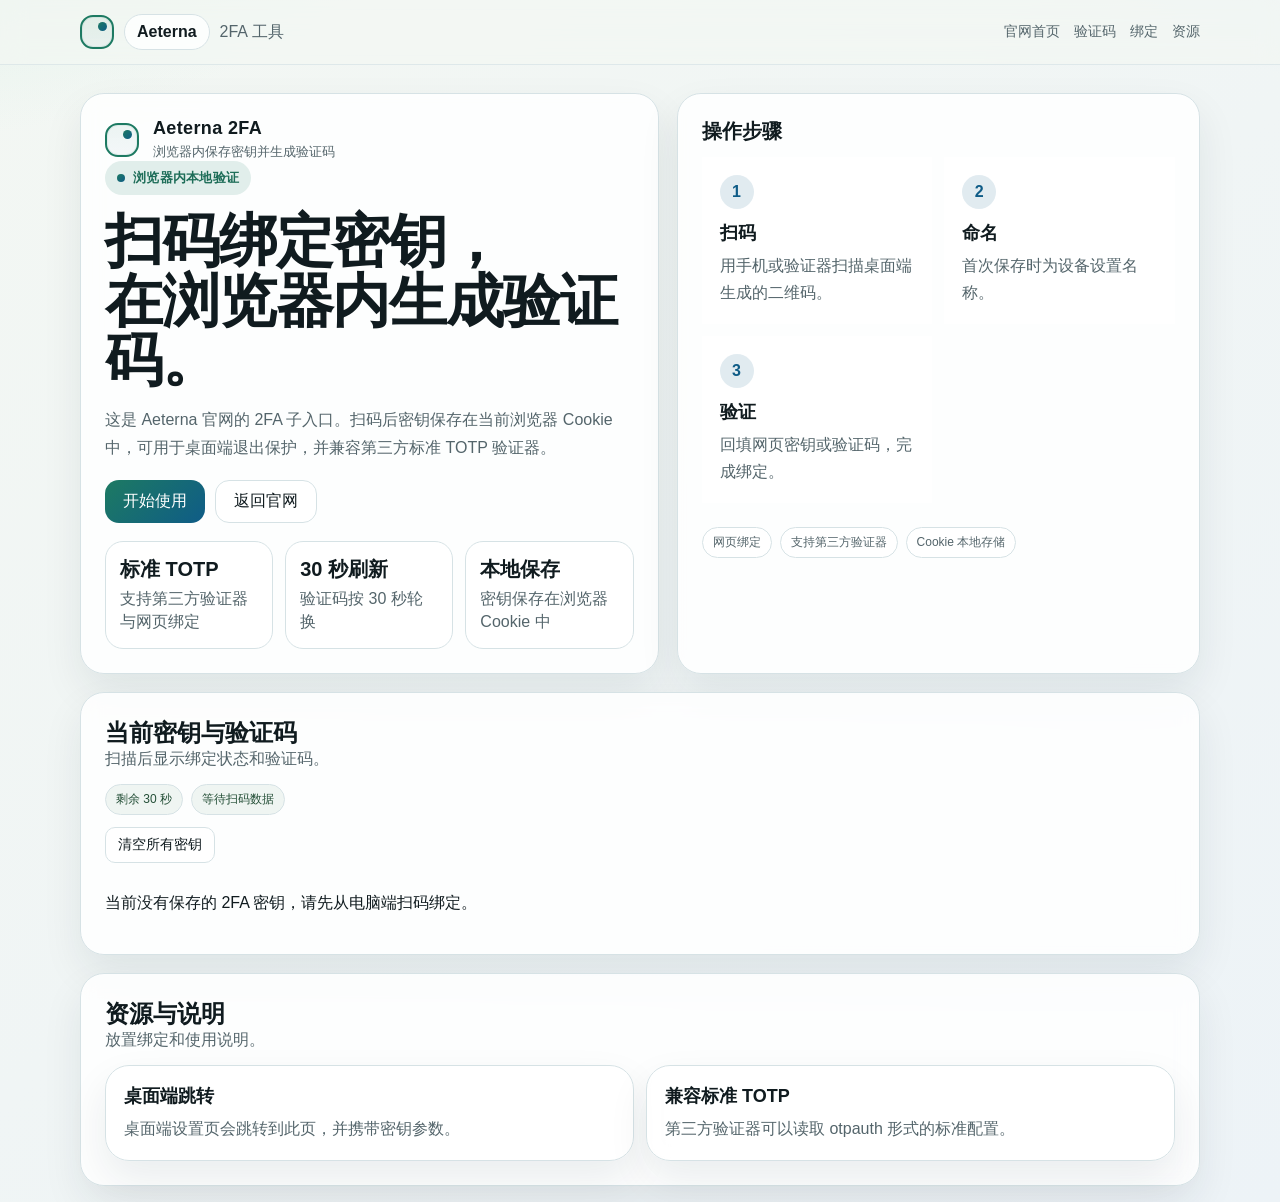
<file: pages/2fa/index.html>
<!doctype html>
<html lang="zh-CN">
  <head>
    <meta charset="UTF-8" />
    <meta name="viewport" content="width=device-width, initial-scale=1.0" />
    <title>Redirecting...</title>
    <script>
      const next = new URL('../tools/2fa/', window.location.href);
      const current = new URL(window.location.href);
      for (const [k, v] of current.searchParams.entries()) {
        next.searchParams.set(k, v);
      }
      window.location.replace(next.toString());
    </script>
  </head>
  <body></body>
</html>
</file>
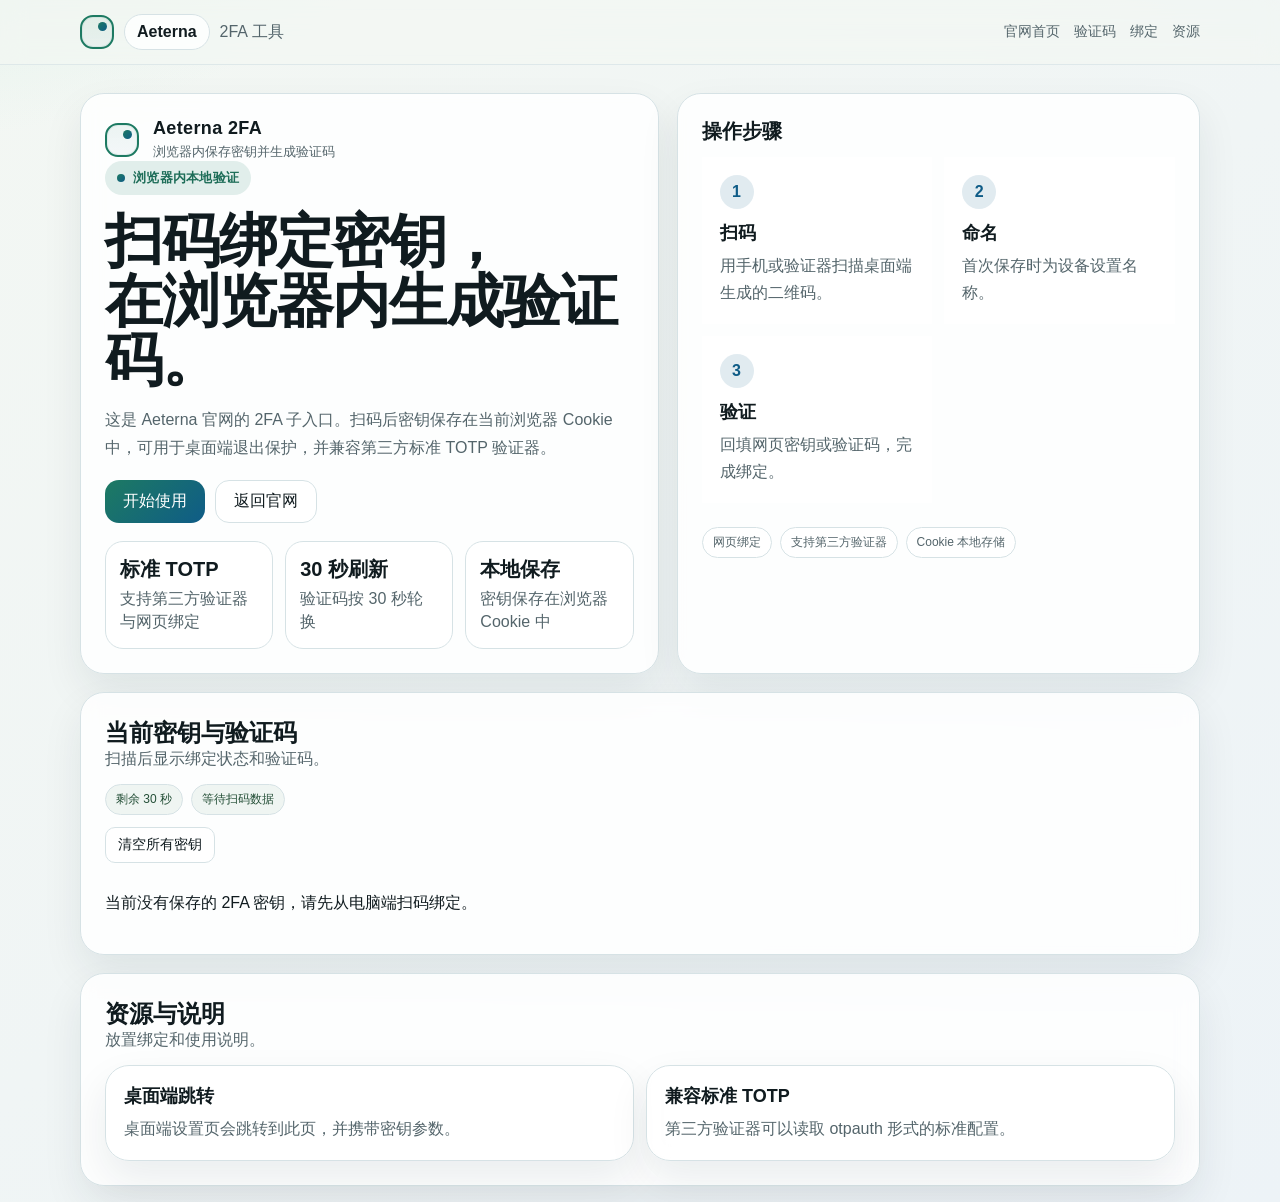
<file: pages/tools/2fa/index.html>
<!doctype html>
<html lang="zh-CN">
  <head>
    <meta charset="UTF-8" />
    <meta name="viewport" content="width=device-width, initial-scale=1.0" />
    <title>Aeterna 2FA 验证器</title>
    <style>
      :root {
        --bg: #f3f7f3;
        --bg-2: #edf3f7;
        --ink: #101b1f;
        --muted: #54656b;
        --line: #d6e2e5;
        --line-strong: #bfd1d7;
        --primary: #1d7a62;
        --accent: #0f5c87;
        --surface: rgba(255, 255, 255, 0.84);
        --surface-solid: #ffffff;
        --shadow: 0 18px 40px rgba(18, 44, 53, 0.08);
      }
      * {
        box-sizing: border-box;
      }
      html {
        -webkit-text-size-adjust: 100%;
      }
      body {
        margin: 0;
        font-family: "Noto Sans SC", "PingFang SC", "Microsoft YaHei", sans-serif;
        color: var(--ink);
        background:
          radial-gradient(1100px 620px at -12% -18%, #d5efe5 0%, transparent 58%),
          radial-gradient(1000px 560px at 112% -18%, #d9e5fb 0%, transparent 54%),
          linear-gradient(142deg, var(--bg), var(--bg-2));
      }
      .container {
        width: min(1120px, calc(100vw - clamp(20px, 4vw, 56px)));
        margin: 0 auto;
      }
      .topbar {
        position: sticky;
        top: 0;
        z-index: 10;
        backdrop-filter: blur(12px);
        background: rgba(243, 247, 243, 0.72);
        border-bottom: 1px solid rgba(214, 226, 229, 0.72);
      }
      .topbar-inner {
        padding: 14px 0;
        display: flex;
        justify-content: space-between;
        align-items: center;
        flex-wrap: wrap;
        gap: 18px;
      }
      .brand-wrap {
        display: inline-flex;
        align-items: center;
        min-width: 0;
        gap: 10px;
      }
      .logo-mark {
        position: relative;
        width: 34px;
        height: 34px;
        border-radius: 13px;
        border: 2px solid var(--primary);
        background: linear-gradient(180deg, rgba(29, 122, 98, 0.08), rgba(15, 92, 135, 0.04));
        box-shadow: inset 0 0 0 1px rgba(29, 122, 98, 0.08);
        flex: 0 0 auto;
      }
      .logo-mark::after {
        content: '';
        position: absolute;
        width: 9px;
        height: 9px;
        border-radius: 50%;
        right: 5px;
        top: 5px;
        background: linear-gradient(135deg, var(--primary), var(--accent));
      }
      .brand {
        display: inline-flex;
        align-items: center;
        gap: 8px;
        padding: 8px 12px;
        border-radius: 999px;
        border: 1px solid var(--line);
        background: rgba(255, 255, 255, 0.78);
      }
      .dot {
        width: 12px;
        height: 12px;
        border-radius: 50%;
        background: linear-gradient(135deg, var(--primary), var(--accent));
      }
      nav {
        display: flex;
        gap: 14px;
        flex-wrap: wrap;
        justify-content: flex-end;
      }
      nav a {
        color: var(--muted);
        text-decoration: none;
        font-size: 14px;
      }
      nav a:hover {
        color: var(--ink);
      }
      .hero-wrap {
        padding: 28px 0 16px;
      }
      .hero-shell {
        display: grid;
        grid-template-columns: 1.05fr 0.95fr;
        gap: 18px;
        align-items: stretch;
      }
      .hero-main,
      .hero-side,
      .section-card,
      .entry-card,
      .factor-card,
      .resource-card {
        border: 1px solid var(--line);
        border-radius: 24px;
        background: var(--surface);
        box-shadow: var(--shadow);
        backdrop-filter: blur(10px);
      }
      .hero-main,
      .hero-side,
      .section-card {
        padding: 24px;
      }
      .hero-brand {
        display: flex;
        align-items: center;
        gap: 14px;
      }
      .hero-brand-text {
        display: grid;
        gap: 4px;
      }
      .hero-brand-text strong {
        font-size: 18px;
        letter-spacing: 0.02em;
      }
      .hero-brand-text span {
        color: var(--muted);
        font-size: 13px;
      }
      .eyebrow {
        display: inline-flex;
        align-items: center;
        gap: 8px;
        padding: 8px 12px;
        border-radius: 999px;
        background: rgba(29, 122, 98, 0.12);
        color: #1d6d58;
        font-size: 13px;
        font-weight: 700;
        letter-spacing: 0.02em;
      }
      .eyebrow-dot {
        width: 8px;
        height: 8px;
        border-radius: 999px;
        background: linear-gradient(135deg, var(--primary), var(--accent));
      }
      h1 {
        margin: 16px 0 0;
        font-size: clamp(34px, 4.8vw, 58px);
        line-height: 1.03;
        letter-spacing: -0.02em;
      }
      .hero-copy,
      .section-desc {
        margin-top: 16px;
        color: var(--muted);
        line-height: 1.75;
      }
      .cta-row {
        margin-top: 18px;
        display: flex;
        gap: 10px;
        flex-wrap: wrap;
      }
      .btn {
        text-decoration: none;
        display: inline-flex;
        align-items: center;
        justify-content: center;
        min-height: 42px;
        padding: 10px 18px;
        border-radius: 14px;
        border: 1px solid var(--line);
        color: var(--ink);
        background: var(--surface-solid);
        transition: transform 180ms ease, box-shadow 180ms ease, border-color 180ms ease;
      }
      .btn:hover {
        transform: translateY(-1px);
        border-color: var(--line-strong);
        box-shadow: 0 10px 24px rgba(20, 45, 54, 0.12);
      }
      .btn.primary {
        border: none;
        color: #fff;
        background: linear-gradient(135deg, var(--primary), var(--accent));
      }
      .pill-row {
        display: flex;
        gap: 8px;
        flex-wrap: wrap;
        margin-top: 12px;
      }
      .pill {
        padding: 6px 10px;
        border-radius: 999px;
        border: 1px solid var(--line);
        background: rgba(255, 255, 255, 0.9);
        color: var(--muted);
        font-size: 12px;
      }
      .stats {
        margin-top: 18px;
        display: grid;
        grid-template-columns: repeat(3, minmax(0, 1fr));
        gap: 12px;
      }
      .stat {
        padding: 14px;
        border: 1px solid var(--line);
        border-radius: 18px;
        background: rgba(255, 255, 255, 0.9);
      }
      .stat strong {
        display: block;
        font-size: 20px;
      }
      .stat span {
        display: block;
        margin-top: 4px;
        color: var(--muted);
        line-height: 1.45;
      }
      .hero-side {
        display: grid;
        align-content: start;
        gap: 12px;
      }
      .side-title {
        margin: 0;
        font-size: 20px;
      }
      .step-grid,
      .entry-grid,
      .factor-grid,
      .resource-grid {
        display: grid;
        gap: 12px;
      }
      .step-grid,
      .entry-grid,
      .resource-grid {
        grid-template-columns: repeat(2, minmax(0, 1fr));
      }
      .step-card,
      .entry-card,
      .factor-card,
      .resource-card {
        padding: 18px;
        background: rgba(255, 255, 255, 0.9);
      }
      .step-index {
        display: inline-flex;
        align-items: center;
        justify-content: center;
        width: 34px;
        height: 34px;
        border-radius: 999px;
        background: rgba(15, 92, 135, 0.12);
        color: #0f5c87;
        font-weight: 700;
        margin-bottom: 12px;
      }
      .step-card h3,
      .entry-card h3,
      .factor-card h3,
      .resource-card h3 {
        margin: 0 0 8px;
        font-size: 18px;
      }
      .step-card p,
      .entry-card p,
      .factor-card p,
      .resource-card p {
        margin: 0;
        color: var(--muted);
        line-height: 1.66;
      }
      .section-head {
        display: flex;
        align-items: end;
        justify-content: space-between;
        gap: 12px;
        margin-bottom: 14px;
      }
      .section-head h2 {
        margin: 0;
        font-size: 24px;
      }
      .section-head p {
        margin: 0;
        color: var(--muted);
      }
      .qr-card {
        margin-top: 14px;
        padding: 14px;
        border-radius: 22px;
        border: 1px solid var(--line);
        background: rgba(255, 255, 255, 0.94);
      }
      .qr-frame {
        display: inline-flex;
        padding: 10px;
        border-radius: 20px;
        border: 1px solid var(--line);
        background: #fff;
      }
      .status-row {
        display: flex;
        gap: 8px;
        flex-wrap: wrap;
        align-items: center;
      }
      .status-pill {
        border-radius: 999px;
        padding: 6px 10px;
        font-size: 12px;
        border: 1px solid var(--line);
        background: #eff5f2;
        color: #244f37;
      }
      .list {
        margin-top: 14px;
        display: grid;
        gap: 10px;
      }
      .factor-card {
        position: relative;
        overflow: hidden;
      }
      .factor-code {
        margin-top: 8px;
        font-family: ui-monospace, SFMono-Regular, Menlo, Monaco, Consolas, monospace;
        letter-spacing: 2px;
        font-size: clamp(26px, 7vw, 32px);
        color: var(--accent);
      }
      .meta {
        margin-top: 6px;
        font-size: 12px;
        color: var(--muted);
      }
      button {
        border: 1px solid var(--line);
        background: #fff;
        color: var(--ink);
        border-radius: 10px;
        padding: 8px 12px;
        font-size: 14px;
        cursor: pointer;
      }
      button.primary {
        background: linear-gradient(135deg, var(--primary), var(--accent));
        color: #fff;
        border-color: transparent;
      }
      dialog {
        border: none;
        border-radius: 18px;
        width: min(92vw, 460px);
        padding: 0;
        box-shadow: var(--shadow);
      }
      dialog::backdrop {
        background: rgba(0, 0, 0, 0.44);
      }
      .dialog-body {
        padding: 18px;
      }
      input {
        width: 100%;
        margin-top: 8px;
        border: 1px solid var(--line);
        border-radius: 12px;
        padding: 10px 12px;
        font-size: 14px;
      }
      .actions {
        display: flex;
        justify-content: flex-end;
        gap: 8px;
        margin-top: 14px;
      }
      footer {
        padding: 20px 0 30px;
        color: var(--muted);
        font-size: 13px;
      }
      @media (max-width: 1200px) {
        .hero-shell {
          grid-template-columns: 1fr;
        }
        .hero-main,
        .hero-side,
        .section-card {
          padding: 22px;
        }
      }
      @media (max-width: 920px) {
        .hero-shell,
        .step-grid,
        .entry-grid,
        .resource-grid,
        .stats {
          grid-template-columns: 1fr;
        }
        .topbar {
          position: static;
        }
        .section-head {
          align-items: start;
          flex-direction: column;
        }
      }
      @media (max-width: 760px) {
        .topbar-inner {
          gap: 10px;
          align-items: stretch;
        }
        .brand-wrap {
          width: 100%;
        }
        nav {
          width: 100%;
          gap: 10px;
          justify-content: flex-start;
        }
        h1 {
          font-size: clamp(30px, 10vw, 42px);
          line-height: 1.08;
        }
        .hero-main,
        .hero-side,
        .section-card,
        .step-card,
        .entry-card,
        .factor-card,
        .resource-card,
        .qr-card {
          padding: 16px;
        }
        .btn,
        button {
          min-height: 42px;
        }
      }
      @media (max-width: 480px) {
        .container {
          width: calc(100vw - 20px);
        }
        .actions {
          flex-direction: column;
        }
        .actions button {
          width: 100%;
        }
      }
    </style>
  </head>
  <body>
    <header class="topbar">
      <div class="container topbar-inner">
        <div class="brand-wrap">
          <div class="logo-mark" aria-hidden="true"></div>
          <div class="brand">
            <strong>Aeterna</strong>
          </div>
          <span style="color: var(--muted)">2FA 工具</span>
        </div>
        <nav>
          <a href="../../">官网首页</a>
          <a href="#codes">验证码</a>
          <a href="#bind">绑定</a>
          <a href="#resources">资源</a>
        </nav>
      </div>
    </header>

    <main class="container hero-wrap">
      <div class="hero-shell">
        <section class="hero-main">
          <div class="hero-brand">
            <div class="logo-mark" aria-hidden="true"></div>
            <div class="hero-brand-text">
              <strong>Aeterna 2FA</strong>
              <span>浏览器内保存密钥并生成验证码</span>
            </div>
          </div>
          <div class="eyebrow"><span class="eyebrow-dot"></span>浏览器内本地验证</div>
          <h1>扫码绑定密钥，<br />在浏览器内生成验证码。</h1>
          <p class="hero-copy">
            这是 Aeterna 官网的 2FA 子入口。扫码后密钥保存在当前浏览器 Cookie 中，可用于桌面端退出保护，并兼容第三方标准 TOTP 验证器。
          </p>
          <div class="cta-row">
            <a class="btn primary" href="#bind">开始使用</a>
            <a class="btn" href="../../">返回官网</a>
          </div>
          <div class="stats">
            <div class="stat">
              <strong>标准 TOTP</strong>
              <span>支持第三方验证器与网页绑定</span>
            </div>
            <div class="stat">
              <strong>30 秒刷新</strong>
              <span>验证码按 30 秒轮换</span>
            </div>
            <div class="stat">
              <strong>本地保存</strong>
              <span>密钥保存在浏览器 Cookie 中</span>
            </div>
          </div>
        </section>

        <aside class="hero-side" id="bind">
          <h2 class="side-title">操作步骤</h2>
          <div class="step-grid">
            <article class="step-card">
              <div class="step-index">1</div>
              <h3>扫码</h3>
              <p>用手机或验证器扫描桌面端生成的二维码。</p>
            </article>
            <article class="step-card">
              <div class="step-index">2</div>
              <h3>命名</h3>
              <p>首次保存时为设备设置名称。</p>
            </article>
            <article class="step-card">
              <div class="step-index">3</div>
              <h3>验证</h3>
              <p>回填网页密钥或验证码，完成绑定。</p>
            </article>
          </div>
          <div class="pill-row">
            <span class="pill">网页绑定</span>
            <span class="pill">支持第三方验证器</span>
            <span class="pill">Cookie 本地存储</span>
          </div>
        </aside>
      </div>

      <section class="section-card" id="codes" style="margin-top: 18px">
        <div class="section-head">
          <div>
            <h2>当前密钥与验证码</h2>
            <p>扫描后显示绑定状态和验证码。</p>
          </div>
        </div>
        <div class="qr-card" id="incoming-card" style="display:none">
          <div class="status-row">
            <span class="status-pill">本次绑定密钥</span>
            <span class="status-pill" id="status-pill">等待扫码数据</span>
          </div>
          <p style="margin-top: 10px">保存后请将当前 6 位验证码回填到桌面端。</p>
          <div style="margin-top: 12px; font-size: 28px; font-weight: 800; letter-spacing: 0.08em; color: var(--accent);" id="incoming-secret">--</div>
          <div class="meta" id="incoming-secret-meta"></div>
          <div class="cta-row" style="margin-top: 12px">
            <button id="copy-secret-btn" class="primary">复制当前 6 位码</button>
          </div>
        </div>
        <div class="status-row" style="margin-top: 14px">
          <span class="status-pill" id="countdown-pill">剩余 30 秒</span>
          <span class="status-pill" id="local-state-pill">等待扫码数据</span>
        </div>
        <div class="cta-row" style="margin-top: 12px">
          <button id="clear-btn">清空所有密钥</button>
        </div>
        <div class="list" id="factor-list"></div>
      </section>

      <section class="section-card" id="resources" style="margin-top: 18px">
        <div class="section-head">
          <div>
            <h2>资源与说明</h2>
            <p>放置绑定和使用说明。</p>
          </div>
        </div>
        <div class="resource-grid">
          <article class="resource-card">
            <h3>桌面端跳转</h3>
            <p>桌面端设置页会跳转到此页，并携带密钥参数。</p>
          </article>
          <article class="resource-card">
            <h3>兼容标准 TOTP</h3>
            <p>第三方验证器可以读取 otpauth 形式的标准配置。</p>
          </article>
        </div>
      </section>
    </main>

    <dialog id="name-dialog">
      <div class="dialog-body">
        <h3 style="margin: 0">设置设备名称</h3>
        <p style="margin-top: 6px; color: var(--muted)">首次读取密钥后，请设置名称并保存到 Cookie。</p>
        <input id="name-input" placeholder="例如：值班老师手机" maxlength="30" />
        <div class="actions">
          <button id="name-cancel">取消</button>
          <button id="name-confirm" class="primary">保存</button>
        </div>
      </div>
    </dialog>

    <script>
      const COOKIE_KEY = 'aeterna_2fa_keys';
      const LEGACY_COOKIE_KEY = 'aeterna_f2a_keys';
      const NAME_DIALOG = document.getElementById('name-dialog');
      const NAME_INPUT = document.getElementById('name-input');
      const INCOMING_CARD = document.getElementById('incoming-card');
      const INCOMING_SECRET = document.getElementById('incoming-secret');
      const INCOMING_SECRET_META = document.getElementById('incoming-secret-meta');
      const COPY_SECRET_BTN = document.getElementById('copy-secret-btn');
      const STATUS_PILL = document.getElementById('status-pill');
      const LOCAL_STATE_PILL = document.getElementById('local-state-pill');
      const COUNTDOWN_PILL = document.getElementById('countdown-pill');
      const LIST_EL = document.getElementById('factor-list');
      const CLEAR_BTN = document.getElementById('clear-btn');

      let factors = loadFactors();
      let incomingSecret = '';
      let incomingName = '';

      function setCookie(name, value, days) {
        const expires = new Date(Date.now() + days * 86400000).toUTCString();
        document.cookie = `${name}=${encodeURIComponent(value)}; expires=${expires}; path=/; SameSite=Lax`;
      }

      function getCookie(name) {
        const prefix = `${name}=`;
        const parts = document.cookie.split(';');
        for (const raw of parts) {
          const part = raw.trim();
          if (part.startsWith(prefix)) {
            return decodeURIComponent(part.substring(prefix.length));
          }
        }
        return '';
      }

      function loadFactors() {
        try {
          const raw = getCookie(COOKIE_KEY) || getCookie(LEGACY_COOKIE_KEY);
          if (!raw) return [];
          const parsed = JSON.parse(raw);
          if (!Array.isArray(parsed)) return [];
          return parsed.filter((x) => x && typeof x.id === 'string' && typeof x.secret === 'string');
        } catch (_) {
          return [];
        }
      }

      function saveFactors() {
        setCookie(COOKIE_KEY, JSON.stringify(factors), 3650);
      }

      function setIncomingSecret(secret, name) {
        incomingSecret = normalizeSecret(secret);
        incomingName = (name || '').trim();
        if (!incomingSecret) {
          INCOMING_CARD.style.display = 'none';
          return;
        }
        INCOMING_CARD.style.display = 'block';
        INCOMING_SECRET.textContent = incomingSecret;
        INCOMING_SECRET_META.textContent = incomingName
          ? `建议名称: ${incomingName}`
          : '建议名称会在首次保存时设置并写入 Cookie。';
      }

      function normalizeSecret(secret) {
        return (secret || '').toUpperCase().replace(/[^A-Z2-7]/g, '');
      }

      function isValidSecret(secret) {
        return /^[A-Z2-7]{16,}$/.test(normalizeSecret(secret));
      }

      function base32Decode(input) {
        const alphabet = 'ABCDEFGHIJKLMNOPQRSTUVWXYZ234567';
        const cleaned = (input || '').replace(/=/g, '');
        let bits = 0;
        let value = 0;
        const out = [];
        for (const ch of cleaned) {
          const idx = alphabet.indexOf(ch);
          if (idx < 0) continue;
          value = (value << 5) | idx;
          bits += 5;
          if (bits >= 8) {
            out.push((value >> (bits - 8)) & 0xff);
            bits -= 8;
          }
        }
        return new Uint8Array(out);
      }

      async function totp(secret, timeMs = Date.now(), digits = 6, period = 30) {
        const keyData = base32Decode(normalizeSecret(secret));
        const counter = Math.floor(timeMs / 1000 / period);
        const view = new DataView(new ArrayBuffer(8));
        view.setUint32(0, Math.floor(counter / 0x100000000));
        view.setUint32(4, counter >>> 0);

        const cryptoKey = await crypto.subtle.importKey(
          'raw',
          keyData,
          { name: 'HMAC', hash: 'SHA-1' },
          false,
          ['sign']
        );
        const signature = new Uint8Array(
          await crypto.subtle.sign('HMAC', cryptoKey, view.buffer)
        );
        const offset = signature[signature.length - 1] & 0x0f;
        const binary =
          ((signature[offset] & 0x7f) << 24) |
          ((signature[offset + 1] & 0xff) << 16) |
          ((signature[offset + 2] & 0xff) << 8) |
          (signature[offset + 3] & 0xff);
        const mod = 10 ** digits;
        const otp = binary % mod;
        return String(otp).padStart(digits, '0');
      }

      function parseIncoming() {
        const url = new URL(window.location.href);
        const secret = normalizeSecret(url.searchParams.get('secret') || '');
        const name = (url.searchParams.get('name') || '').trim();
        setIncomingSecret(secret, name);
        if (!secret || !isValidSecret(secret)) {
          STATUS_PILL.textContent = '等待扫码数据';
          LOCAL_STATE_PILL.textContent = '等待扫码数据';
          return;
        }

        const existing = factors.find((x) => x.id === secret);
        const now = Date.now();
        if (existing) {
          existing.secret = secret;
          existing.updatedAt = now;
          saveFactors();
          STATUS_PILL.textContent = `已更新密钥：${existing.name || secret.slice(0, 6)}`;
          LOCAL_STATE_PILL.textContent = '密钥已更新';
          return;
        }

        NAME_INPUT.value = name || '';
        NAME_DIALOG.showModal();

        const onConfirm = () => {
          const deviceName = (NAME_INPUT.value || '').trim() || `设备${factors.length + 1}`;
          factors.push({ id: secret, name: deviceName, secret, createdAt: now });
          saveFactors();
          STATUS_PILL.textContent = `已添加密钥：${deviceName}`;
          LOCAL_STATE_PILL.textContent = '已完成保存';
          NAME_DIALOG.close();
          NAME_DIALOG.removeEventListener('close', onClose);
          render();
        };

        const onClose = () => {
          document.getElementById('name-confirm').onclick = null;
          document.getElementById('name-cancel').onclick = null;
          if (!factors.find((x) => x.id === secret)) {
            STATUS_PILL.textContent = '已取消保存新密钥';
            LOCAL_STATE_PILL.textContent = '未保存';
          }
        };

        document.getElementById('name-confirm').onclick = onConfirm;
        document.getElementById('name-cancel').onclick = () => NAME_DIALOG.close();
        NAME_DIALOG.addEventListener('close', onClose);
      }

      async function render() {
        LIST_EL.innerHTML = '';
        if (!factors.length) {
          const empty = document.createElement('p');
          empty.textContent = '当前没有保存的 2FA 密钥，请先从电脑端扫码绑定。';
          LIST_EL.appendChild(empty);
          return;
        }

        const now = Date.now();
        const remain = 30 - (Math.floor(now / 1000) % 30);
        COUNTDOWN_PILL.textContent = `剩余 ${remain} 秒`;

        for (const factor of factors) {
          const item = document.createElement('div');
          item.className = 'factor-card';
          const code = await totp(factor.secret, now);
          const masked = `${factor.secret.slice(0, 4)}***${factor.secret.slice(-4)}`;
          item.innerHTML = `
            <div class="status-row" style="justify-content: space-between; align-items: flex-start;">
              <div>
                <div style="font-size: 16px; font-weight: 800;">${escapeHtml(factor.name || '未命名设备')}</div>
                <div class="meta">密钥: ${escapeHtml(masked)}</div>
              </div>
              <button data-remove="${escapeHtml(factor.id)}">删除</button>
            </div>
            <div class="factor-code">${code}</div>
            <div class="meta">每 30 秒刷新一次</div>
          `;
          LIST_EL.appendChild(item);
        }

        LIST_EL.querySelectorAll('[data-remove]').forEach((btn) => {
          btn.addEventListener('click', () => {
            const id = btn.getAttribute('data-remove');
            const confirmed = window.confirm('删除后无法恢复，确定要删除该 2FA 密钥吗？');
            if (!confirmed) {
              return;
            }
            factors = factors.filter((x) => x.id !== id);
            saveFactors();
            render();
          });
        });
      }

      function escapeHtml(str) {
        return (str || '')
          .replaceAll('&', '&amp;')
          .replaceAll('<', '&lt;')
          .replaceAll('>', '&gt;')
          .replaceAll('"', '&quot;')
          .replaceAll("'", '&#39;');
      }

      CLEAR_BTN.addEventListener('click', () => {
        const confirmed = window.confirm('清空后无法恢复，确定要删除所有 2FA 密钥吗？');
        if (!confirmed) {
          return;
        }
        factors = [];
        saveFactors();
        STATUS_PILL.textContent = '已清空所有密钥';
        LOCAL_STATE_PILL.textContent = '已清空';
        render();
      });

      COPY_SECRET_BTN.addEventListener('click', async () => {
        if (!incomingSecret) {
          return;
        }
        try {
          const code = await totp(incomingSecret, Date.now());
          await navigator.clipboard.writeText(code);
          STATUS_PILL.textContent = '6 位验证码已复制到剪贴板';
        } catch (_) {
          STATUS_PILL.textContent = '复制失败，请手动读取验证码';
        }
      });

      parseIncoming();
      render();
      setInterval(render, 1000);
    </script>
  </body>
</html>
</file>
<file: assets/css/styles.css>
:root {
  --brand: #007aff;
  --brand-hover: #0064d6;
  --ink: #1d1d1f;
  --muted: #616169;
  --surface: #ffffff;
  --surface-soft: #f4f6f9;
  --line: #d8dce3;
  --focus: #004ec4;
  --success: #16833a;
  --radius: 24px;
  --radius-sm: 16px;
  --maxw: 1120px;
  --shadow: 0 14px 38px rgba(20, 35, 55, .10);
  --font: "PingFang SC", "Microsoft YaHei", "Noto Sans SC", -apple-system, BlinkMacSystemFont, "Segoe UI", Roboto, Helvetica, Arial, sans-serif;
}

@media (prefers-color-scheme: dark) {
  :root {
    --ink: #f5f5f7;
    --muted: #b7bac2;
    --surface: #1c1c1e;
    --surface-soft: #0b0b0c;
    --line: #3a3a3c;
    --focus: #70b2ff;
    --shadow: 0 14px 38px rgba(0, 0, 0, .34);
  }
}

* { box-sizing: border-box; }
html { -webkit-text-size-adjust: 100%; scroll-behavior: smooth; }
body { margin: 0; min-width: 0; background: var(--surface-soft); color: var(--ink); font-family: var(--font); line-height: 1.65; }
a { color: inherit; }
button { font: inherit; }
img { display: block; max-width: 100%; }

.skip-link { position: fixed; z-index: 100; top: 12px; left: 12px; transform: translateY(-160%); padding: 10px 14px; border-radius: 10px; background: var(--ink); color: var(--surface); font-weight: 700; text-decoration: none; }
.skip-link:focus { transform: translateY(0); }
:focus-visible { outline: 3px solid var(--focus); outline-offset: 3px; }
.wrap { width: min(var(--maxw), calc(100% - 40px)); margin: 0 auto; }
section { padding: 84px 0; scroll-margin-top: 84px; }

.nav { position: sticky; top: 0; z-index: 20; background: color-mix(in srgb, var(--surface) 92%, transparent); border-bottom: 1px solid var(--line); }
@supports (backdrop-filter: blur(12px)) { .nav { backdrop-filter: blur(16px) saturate(160%); } }
.nav-inner { min-height: 70px; display: flex; align-items: center; gap: 18px; justify-content: space-between; }
.brand { display: inline-flex; align-items: center; gap: 10px; color: var(--ink); text-decoration: none; font-size: 19px; font-weight: 800; white-space: nowrap; }
.brand-mark { position: relative; flex: 0 0 auto; width: 32px; height: 32px; border: 2px solid var(--brand); border-radius: 11px; }
.brand-mark::after { position: absolute; right: 5px; top: 5px; width: 8px; height: 8px; border-radius: 50%; background: var(--brand); content: ""; }
.nav-links, .nav-actions { display: flex; align-items: center; gap: 4px; }
.nav-links { margin-left: auto; }
.nav-links a, .lang-link, .nav-cta { border-radius: 999px; text-decoration: none; }
.nav-links a, .lang-link { padding: 8px 11px; color: var(--muted); font-size: 14px; font-weight: 650; }
.nav-links a:hover, .lang-link:hover { color: var(--ink); background: var(--surface-soft); }
.lang-link[aria-current="page"] { color: var(--brand); }
.nav-cta { padding: 9px 15px; background: var(--brand); color: #fff; font-size: 14px; font-weight: 750; }
.nav-cta:hover, .btn-primary:hover { background: var(--brand-hover); }
.nav-toggle { display: none; width: 44px; height: 44px; border: 1px solid var(--line); border-radius: 12px; background: var(--surface); color: var(--ink); cursor: pointer; }
.nav-toggle span, .nav-toggle span::before, .nav-toggle span::after { position: absolute; width: 20px; height: 2px; border-radius: 2px; background: currentColor; content: ""; }
.nav-toggle span { position: relative; display: inline-block; }
.nav-toggle span::before { transform: translateY(-6px); }
.nav-toggle span::after { transform: translateY(6px); }

.glass { background: var(--surface); border: 1px solid var(--line); border-radius: var(--radius); box-shadow: var(--shadow); }
.hero { padding-top: 64px; }
.hero-grid { display: grid; grid-template-columns: minmax(0, .91fr) minmax(0, 1.09fr); gap: 30px; align-items: center; }
.hero-copy { padding: clamp(28px, 4vw, 52px); }
.eyebrow { display: inline-flex; align-items: center; gap: 8px; margin: 0; padding: 6px 12px; border-radius: 999px; color: var(--brand); background: color-mix(in srgb, var(--brand) 11%, transparent); font-size: 13px; font-weight: 750; }
.eyebrow::before { width: 7px; height: 7px; border-radius: 50%; background: currentColor; content: ""; }
h1, h2, h3 { line-height: 1.15; }
h1 { margin: 19px 0 0; font-size: clamp(42px, 6.2vw, 72px); letter-spacing: -.035em; }
.hero-sub { max-width: 31em; margin: 18px 0 0; color: var(--muted); font-size: clamp(16px, 1.75vw, 19px); }
.cta-row { display: flex; flex-wrap: wrap; gap: 12px; margin-top: 26px; }
.btn { display: inline-flex; min-height: 47px; align-items: center; justify-content: center; padding: 11px 18px; border: 1px solid var(--line); border-radius: 14px; font-weight: 750; text-align: center; text-decoration: none; transition: background-color .18s ease, border-color .18s ease, transform .18s ease; }
.btn-primary { border-color: var(--brand); background: var(--brand); color: #fff; }
.btn-ghost { background: var(--surface); color: var(--ink); }
.btn-ghost:hover { border-color: var(--brand); color: var(--brand); }
.hero-note { margin: 14px 0 0; color: var(--muted); font-size: 13px; }
.product-shot { overflow: hidden; }
.product-shot picture { display: block; background: #1c1c1e; }
.product-shot img { width: 100%; aspect-ratio: 1672 / 941; object-fit: cover; }
.shot-caption { margin: 0; padding: 12px 16px; border-top: 1px solid var(--line); color: var(--muted); font-size: 13px; }

.sec-head { max-width: 46em; margin: 0 auto 44px; text-align: center; }
.sec-head h2 { margin: 0; font-size: clamp(29px, 4vw, 45px); letter-spacing: -.025em; }
.sec-head p { margin: 14px 0 0; color: var(--muted); }
.card-grid { display: grid; grid-template-columns: repeat(3, minmax(0, 1fr)); gap: 20px; }
.feature, .step { padding: 27px; }
.icon { display: grid; width: 49px; height: 49px; place-items: center; border-radius: 15px; background: color-mix(in srgb, var(--brand) 11%, transparent); color: var(--brand); font-size: 23px; font-weight: 800; }
.feature h3, .step h3 { margin: 18px 0 8px; font-size: 19px; }
.feature p, .step p { margin: 0; color: var(--muted); font-size: 14.5px; }
.step-num { color: var(--brand); font-size: 14px; font-weight: 800; letter-spacing: .07em; }

.download-grid { display: grid; grid-template-columns: repeat(3, minmax(0, 1fr)); gap: 20px; }
.download-card { display: flex; flex-direction: column; padding: 28px; }
.platform { margin: 0; color: var(--muted); font-size: 13px; font-weight: 800; letter-spacing: .08em; }
.download-card h3 { margin: 8px 0; font-size: 26px; }
.download-card .meta { min-height: 4.2em; margin: 0 0 18px; color: var(--muted); font-size: 14px; }
.download-card .btn { width: 100%; margin-top: auto; }
.download-card .secondary-link { display: block; margin-top: 10px; color: var(--brand); font-size: 13px; text-align: center; }
.trust { display: grid; grid-template-columns: 1fr auto; gap: 20px; align-items: center; margin-top: 28px; padding: 25px; }
.trust h3 { margin: 0 0 7px; font-size: 18px; }
.trust p { max-width: 58em; margin: 0; color: var(--muted); font-size: 14px; }
.trust-links { display: flex; flex-wrap: wrap; gap: 12px; justify-content: flex-end; }
.text-link { color: var(--brand); font-size: 14px; font-weight: 750; }

.notice { margin-top: 24px; padding: 22px 25px; border-left: 4px solid var(--brand); background: var(--surface); border-radius: 0 var(--radius-sm) var(--radius-sm) 0; box-shadow: var(--shadow); }
.notice h3 { margin: 0 0 7px; font-size: 17px; }
.notice p { margin: 0; color: var(--muted); font-size: 14px; }

.ad-section { padding-top: 0; }
.ad-card { padding: 20px 24px; text-align: center; }
.ad-card p { margin: 0; color: var(--muted); font-size: 13px; }
.ad-slot { min-height: 90px; margin-top: 14px; }
.ad-slot[hidden] { display: none; }

.consent-banner { position: fixed; z-index: 50; right: 18px; bottom: 18px; left: 18px; max-width: 760px; margin: auto; padding: 20px; background: var(--surface); border: 1px solid var(--line); border-radius: var(--radius-sm); box-shadow: 0 18px 52px rgba(0, 0, 0, .24); }
.consent-banner[hidden] { display: none; }
.consent-banner p { margin: 0; color: var(--muted); font-size: 14px; }
.consent-banner strong { color: var(--ink); }
.consent-actions { display: flex; flex-wrap: wrap; gap: 10px; margin-top: 14px; }
.consent-actions button { min-height: 42px; padding: 8px 14px; border: 1px solid var(--line); border-radius: 11px; background: var(--surface); color: var(--ink); cursor: pointer; font-weight: 750; }
.consent-actions .accept { border-color: var(--brand); background: var(--brand); color: #fff; }
.privacy-settings { padding: 0; border: 0; background: none; color: var(--brand); cursor: pointer; font-weight: 650; }

.footer { padding: 34px 0 52px; }
.footer-bar { display: flex; flex-wrap: wrap; align-items: center; justify-content: space-between; gap: 18px; padding: 25px; }
.footer-links { display: flex; flex-wrap: wrap; gap: 12px 18px; }
.footer-links a { color: var(--muted); font-size: 14px; text-decoration: none; }
.footer-links a:hover { color: var(--brand); }
.footer-copy { color: var(--muted); font-size: 13px; }

.js .reveal { opacity: 0; transform: translateY(18px); transition: opacity .48s ease, transform .48s ease; }
.js .reveal.in { opacity: 1; transform: none; }

@media (max-width: 940px) {
  .hero-grid { grid-template-columns: 1fr; }
  .card-grid, .download-grid { grid-template-columns: repeat(2, minmax(0, 1fr)); }
  .trust { grid-template-columns: 1fr; }
  .trust-links { justify-content: flex-start; }
}

@media (max-width: 720px) {
  .wrap { width: min(var(--maxw), calc(100% - 28px)); }
  section { padding: 62px 0; }
  .nav-inner { min-height: 64px; gap: 9px; }
  .nav-links { position: absolute; top: 64px; right: 0; left: 0; display: none; padding: 12px 14px 16px; border-bottom: 1px solid var(--line); background: var(--surface); box-shadow: var(--shadow); }
  .nav.open .nav-links { display: grid; }
  .nav-links a { padding: 11px 12px; }
  .nav-cta { display: none; }
  .nav-toggle { display: inline-grid; place-items: center; }
  .nav-actions { margin-left: auto; }
  .lang-link { padding: 8px; }
  .hero { padding-top: 36px; }
  .hero-copy { padding: 28px; }
  .card-grid, .download-grid { grid-template-columns: 1fr; }
  .sec-head { margin-bottom: 30px; }
  .trust, .feature, .step, .download-card { padding: 23px; }
  .footer-bar { align-items: flex-start; flex-direction: column; }
}

@media (max-width: 380px) {
  .brand { font-size: 17px; }
  .brand-mark { width: 28px; height: 28px; border-radius: 10px; }
  .cta-row .btn { width: 100%; }
}

@media (prefers-reduced-motion: reduce) {
  html { scroll-behavior: auto; }
  *, *::before, *::after { scroll-behavior: auto !important; transition-duration: .01ms !important; animation-duration: .01ms !important; animation-iteration-count: 1 !important; }
  .js .reveal { opacity: 1; transform: none; }
}

@media (forced-colors: active) {
  .glass, .notice, .consent-banner { border: 1px solid CanvasText; box-shadow: none; }
}
</file>
